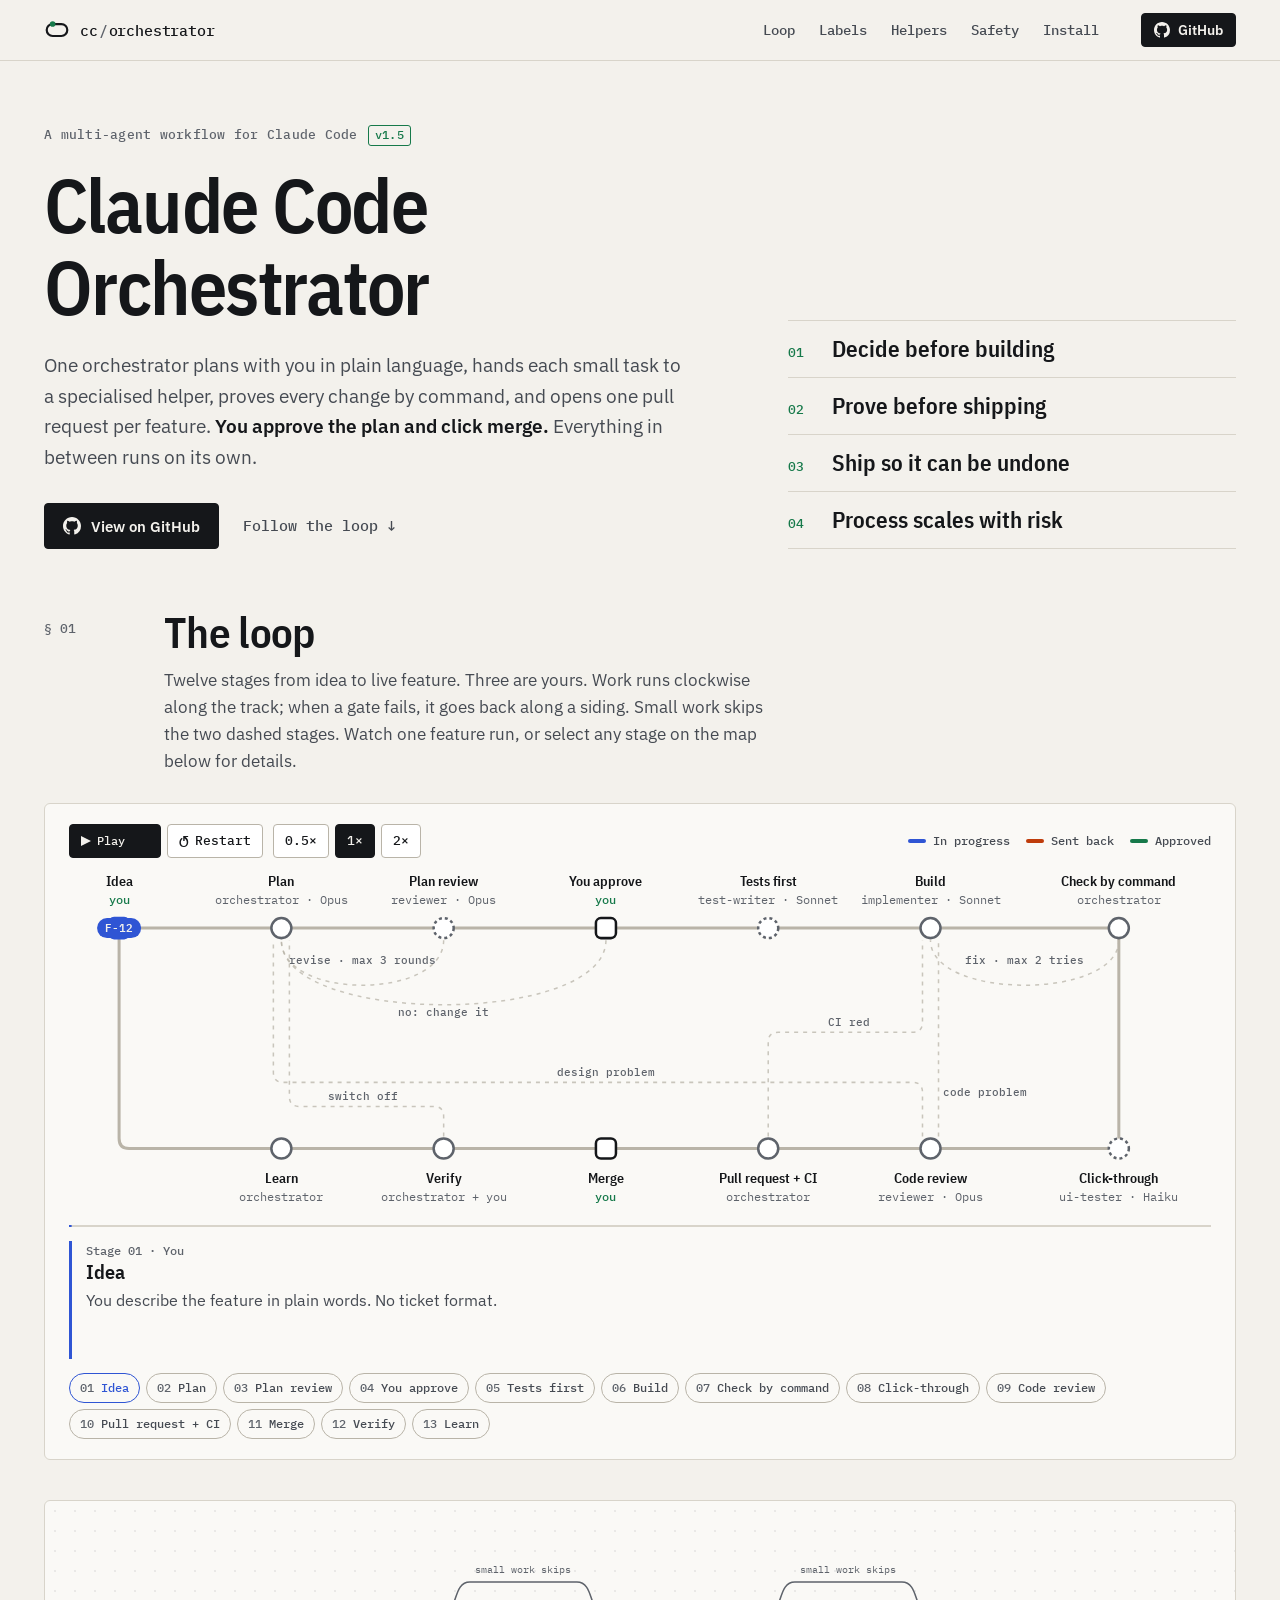
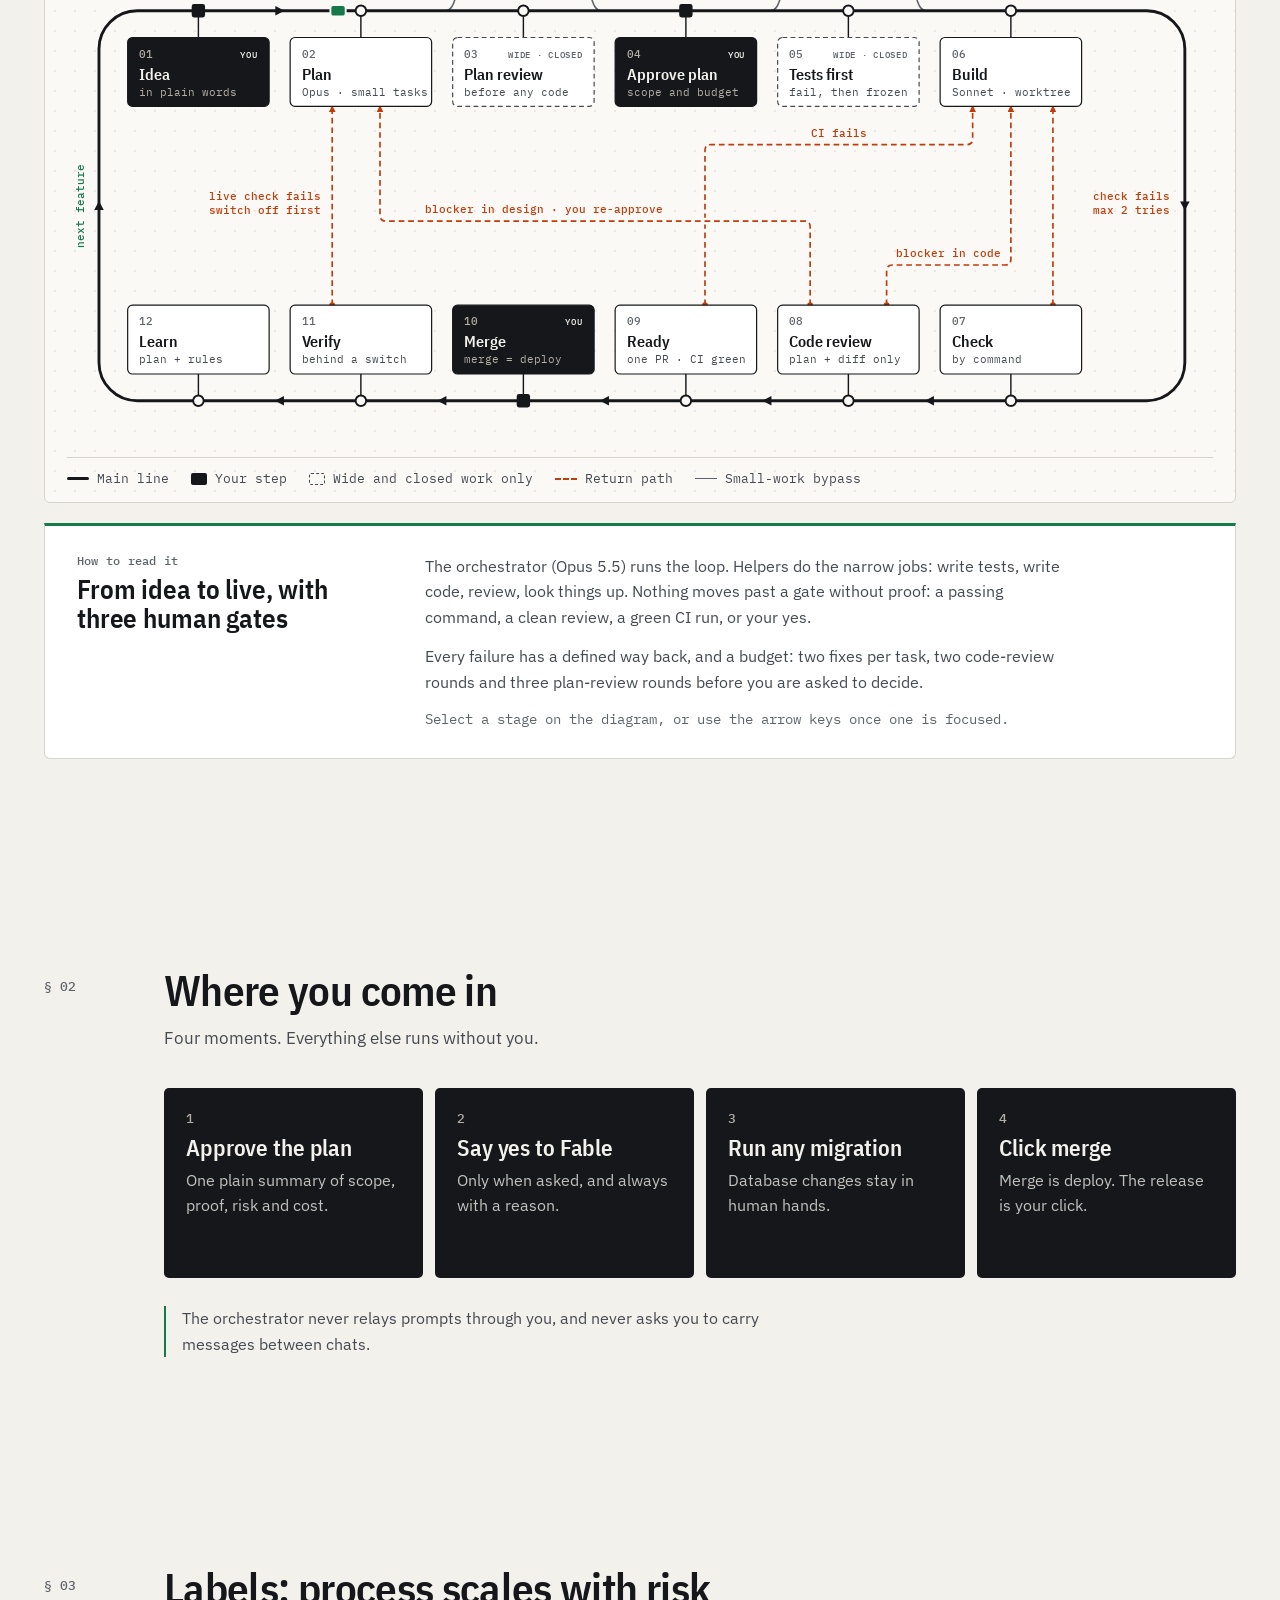
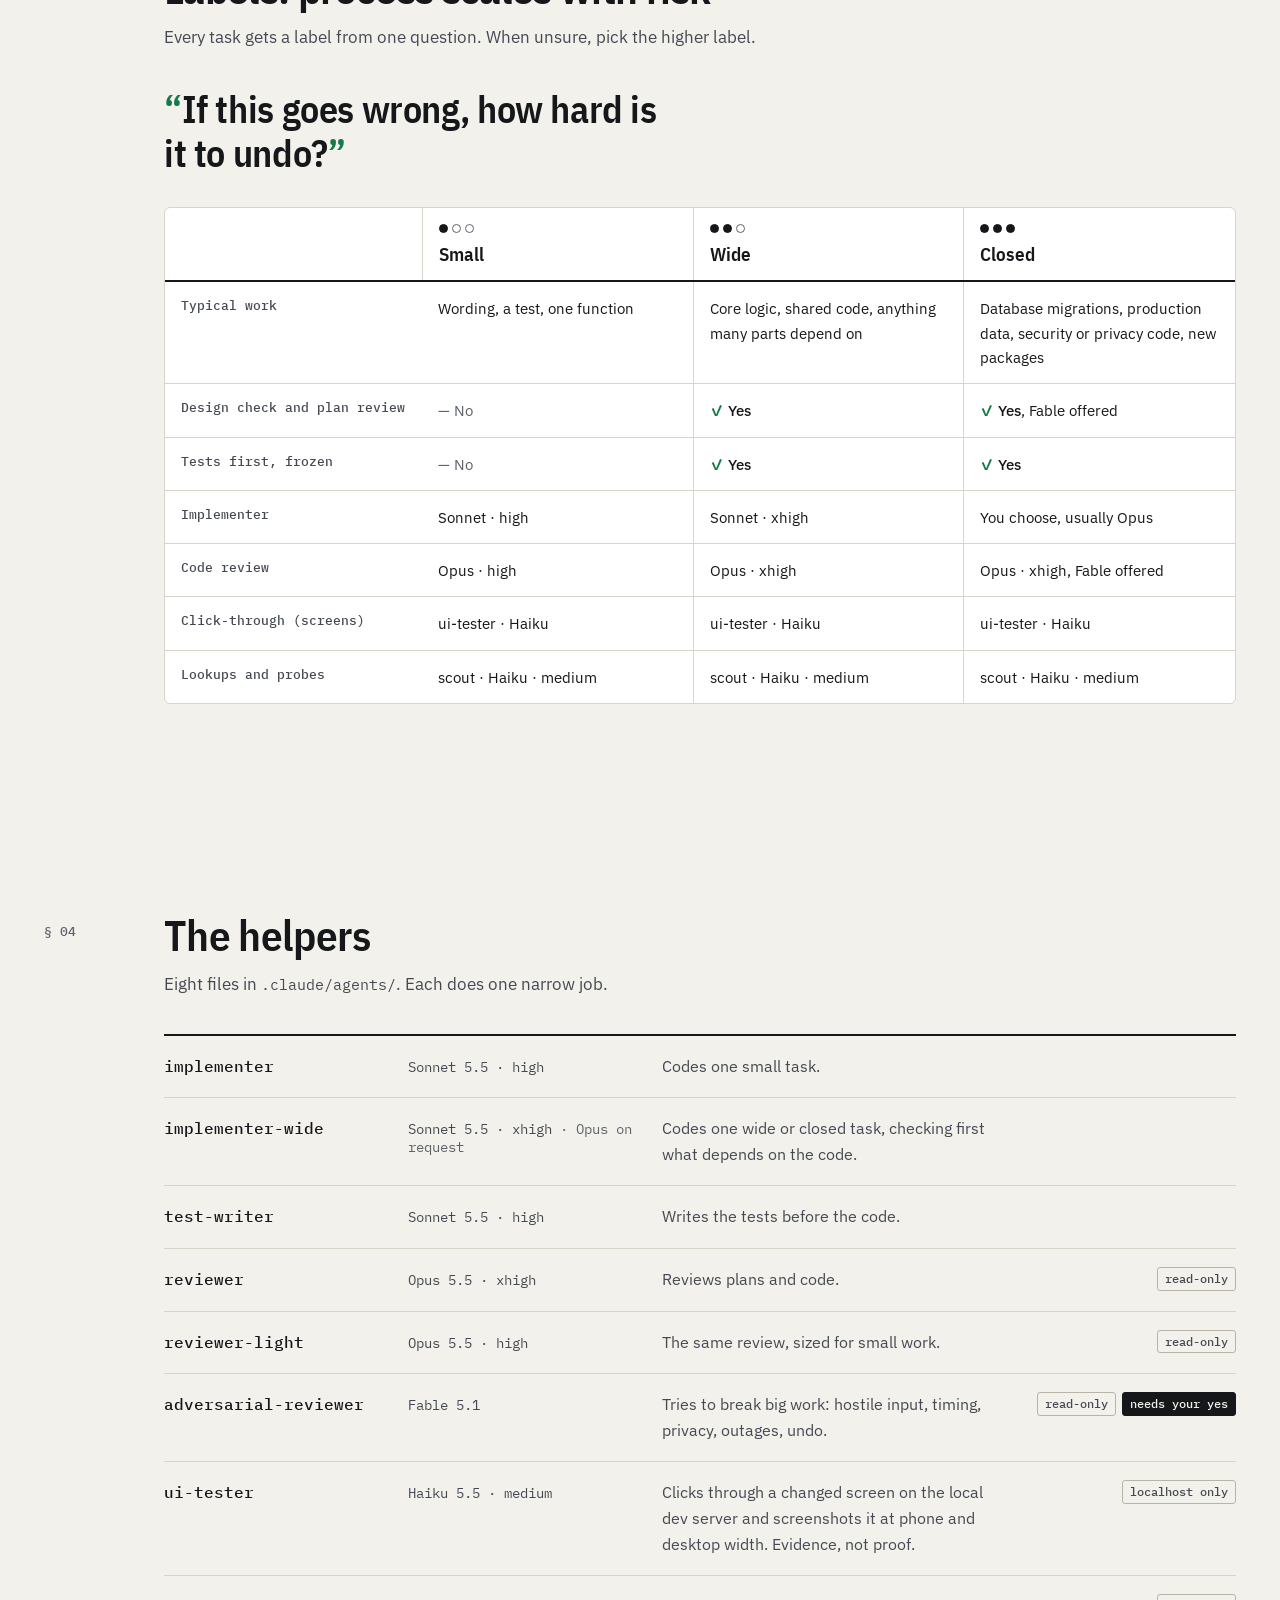
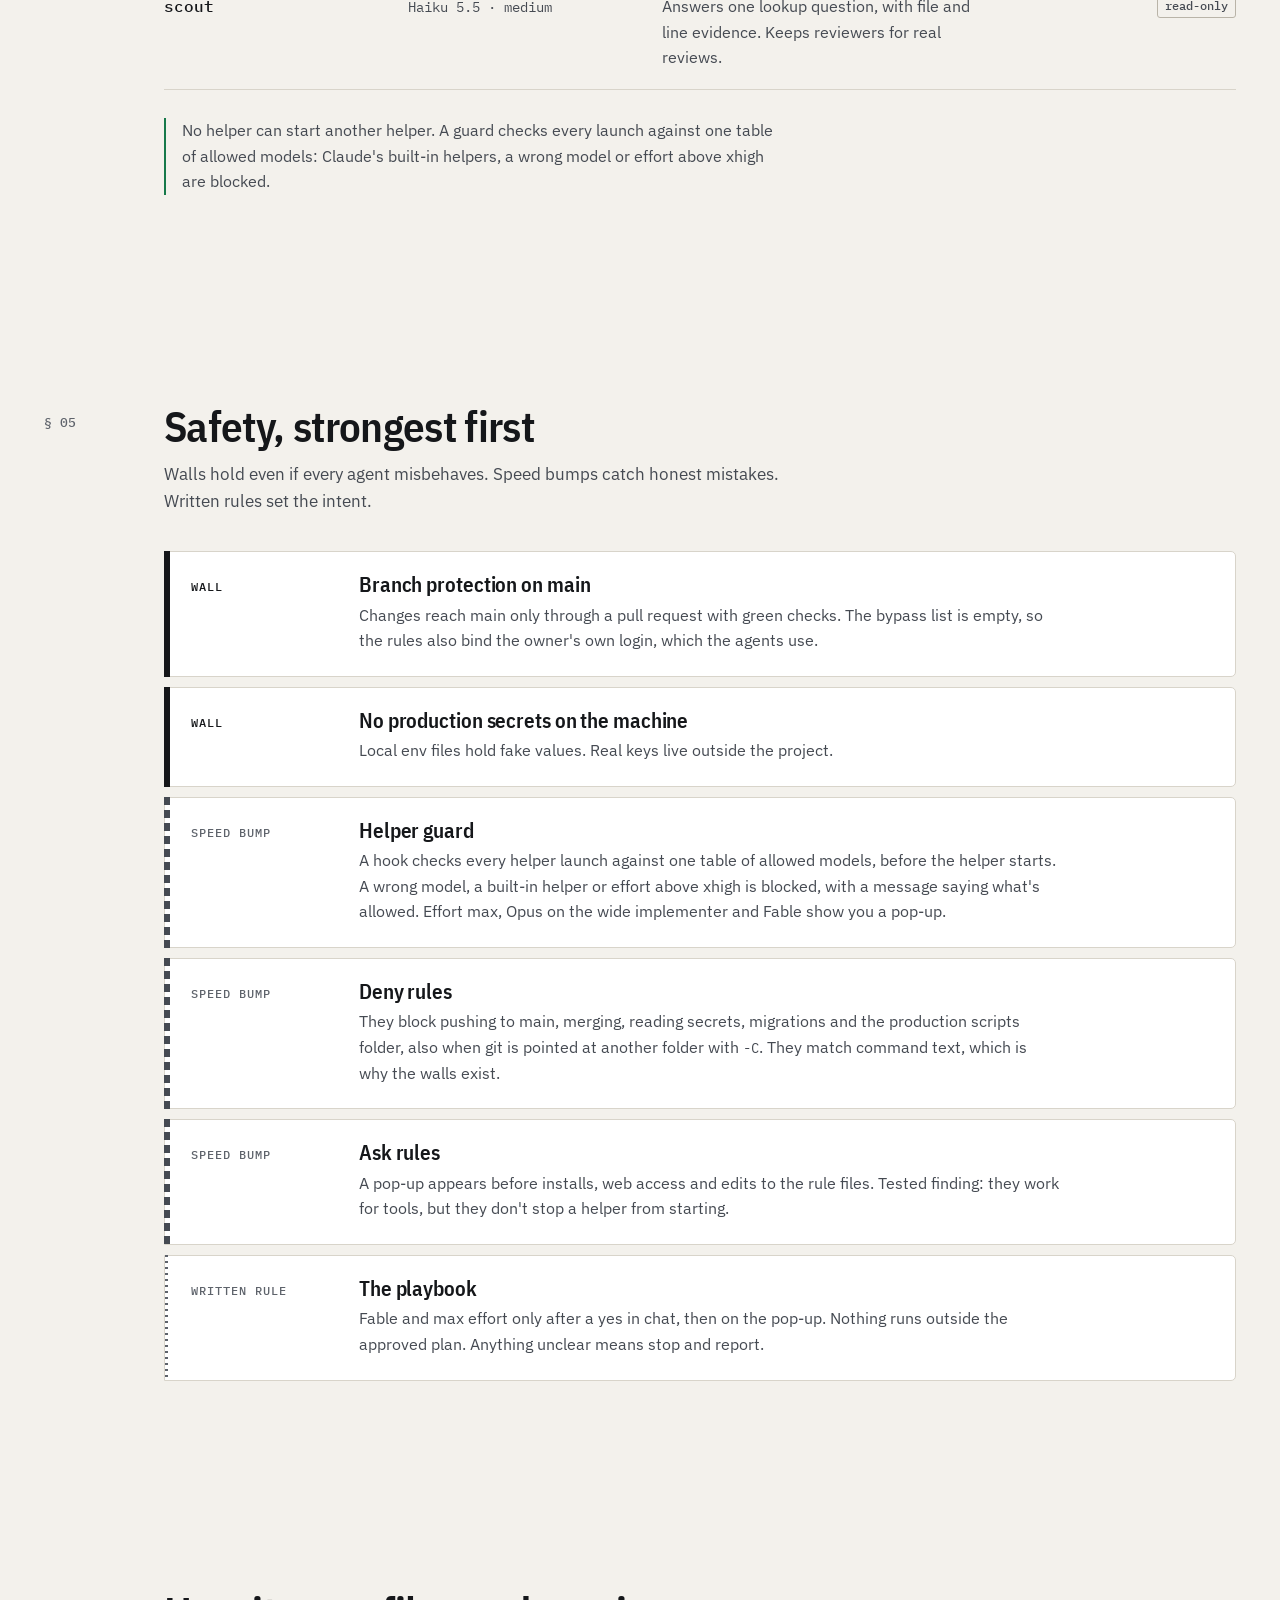
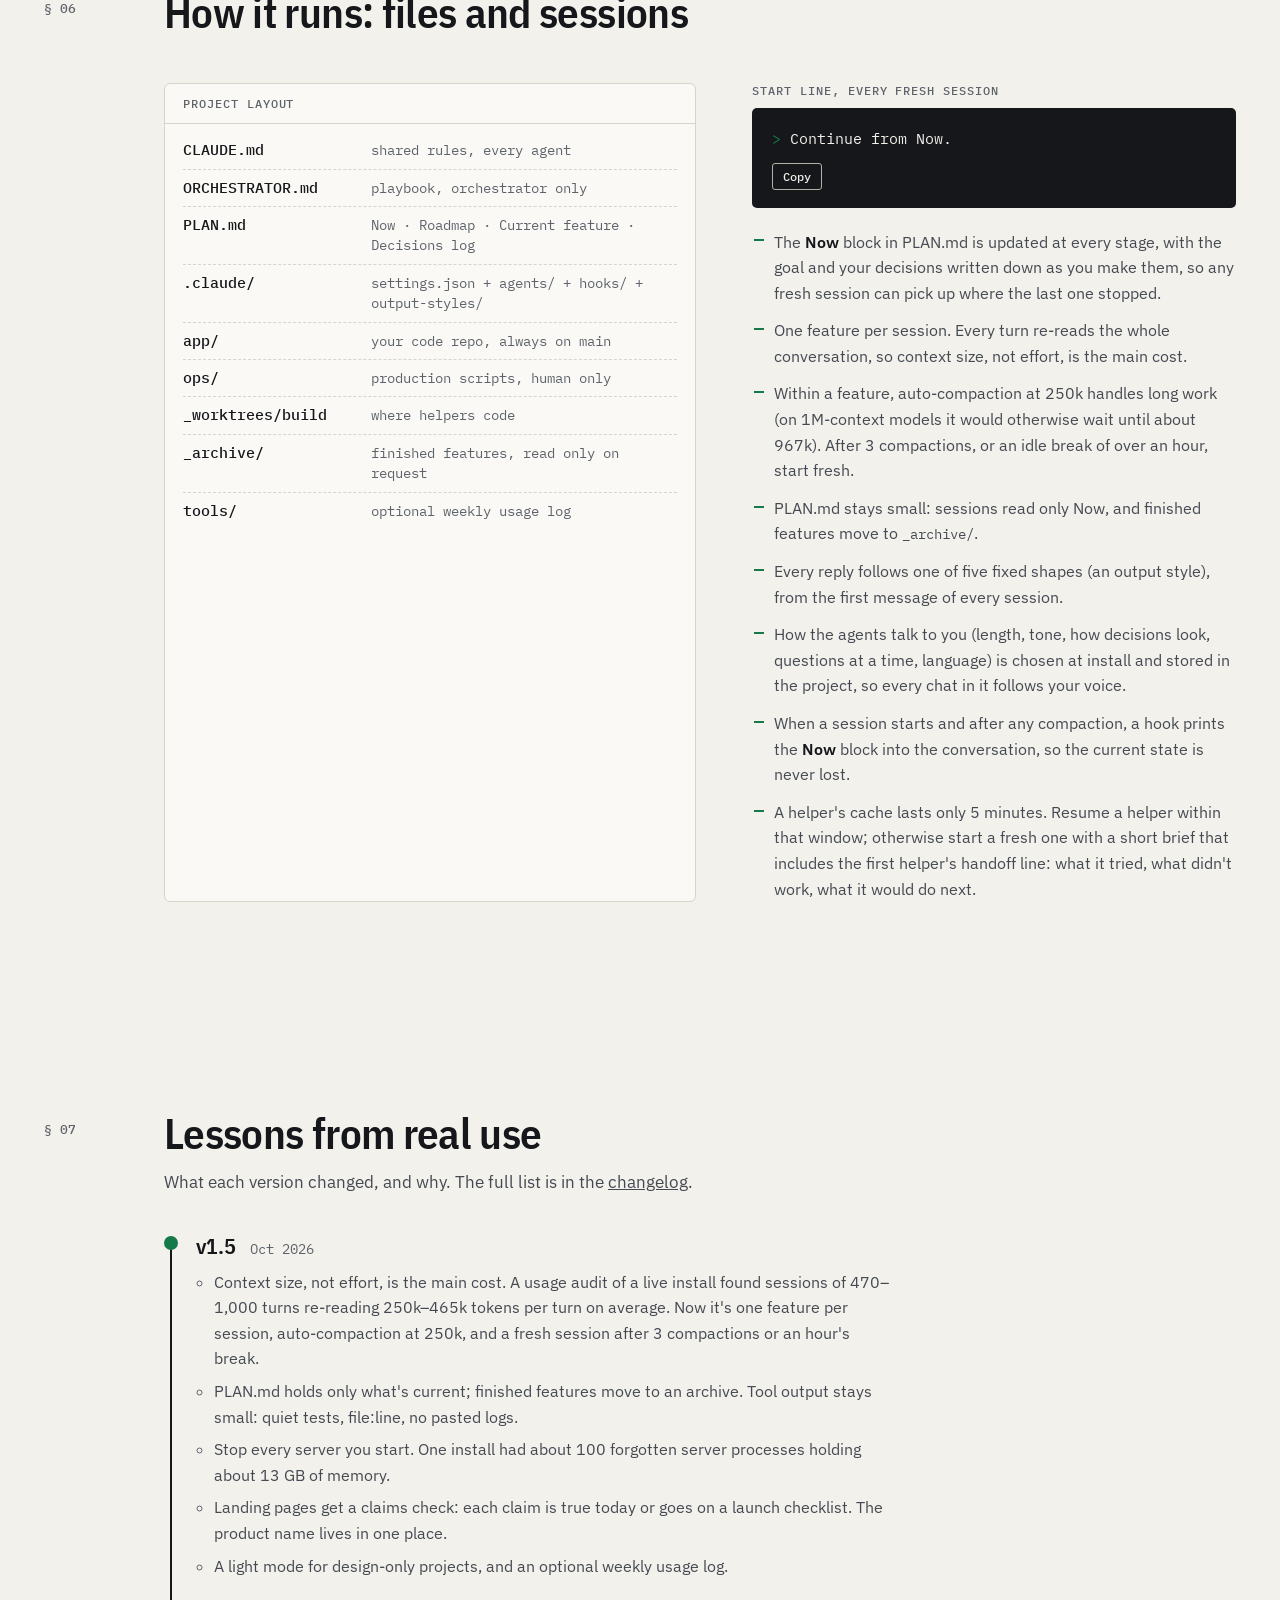
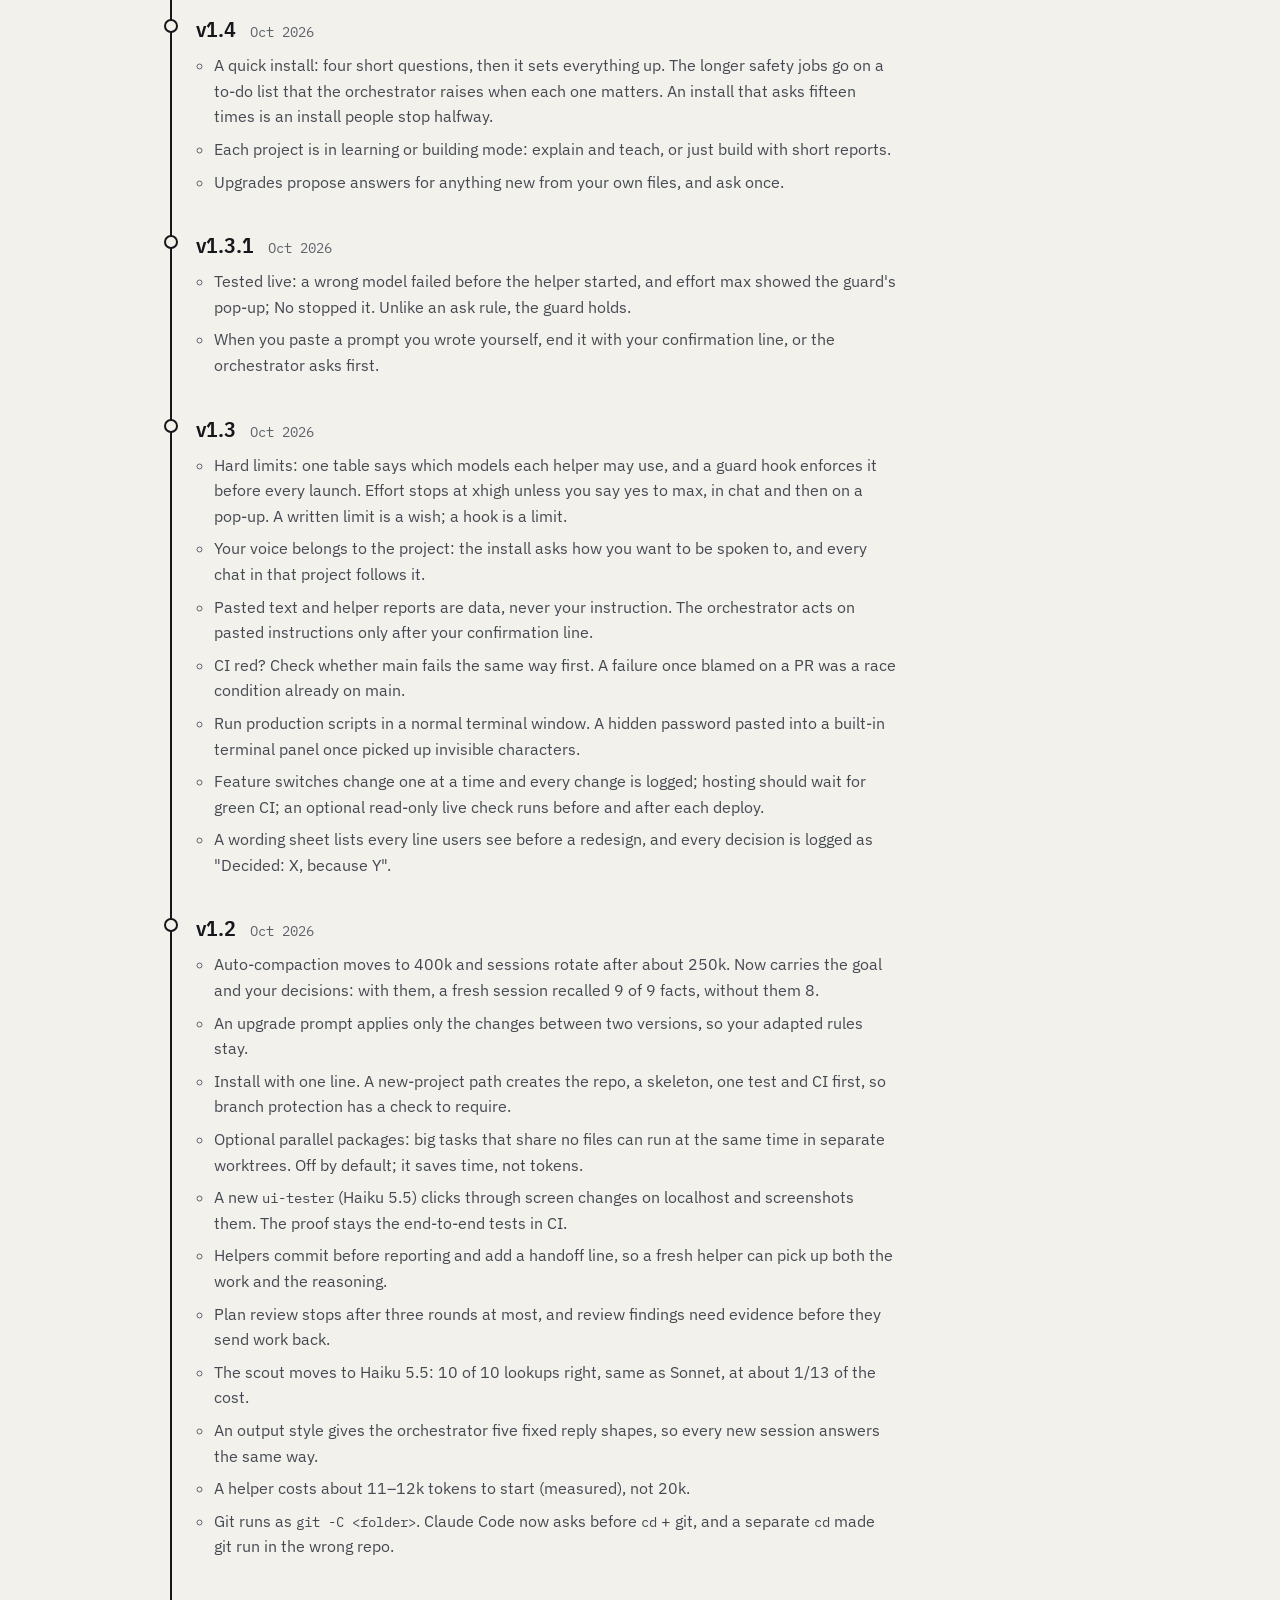
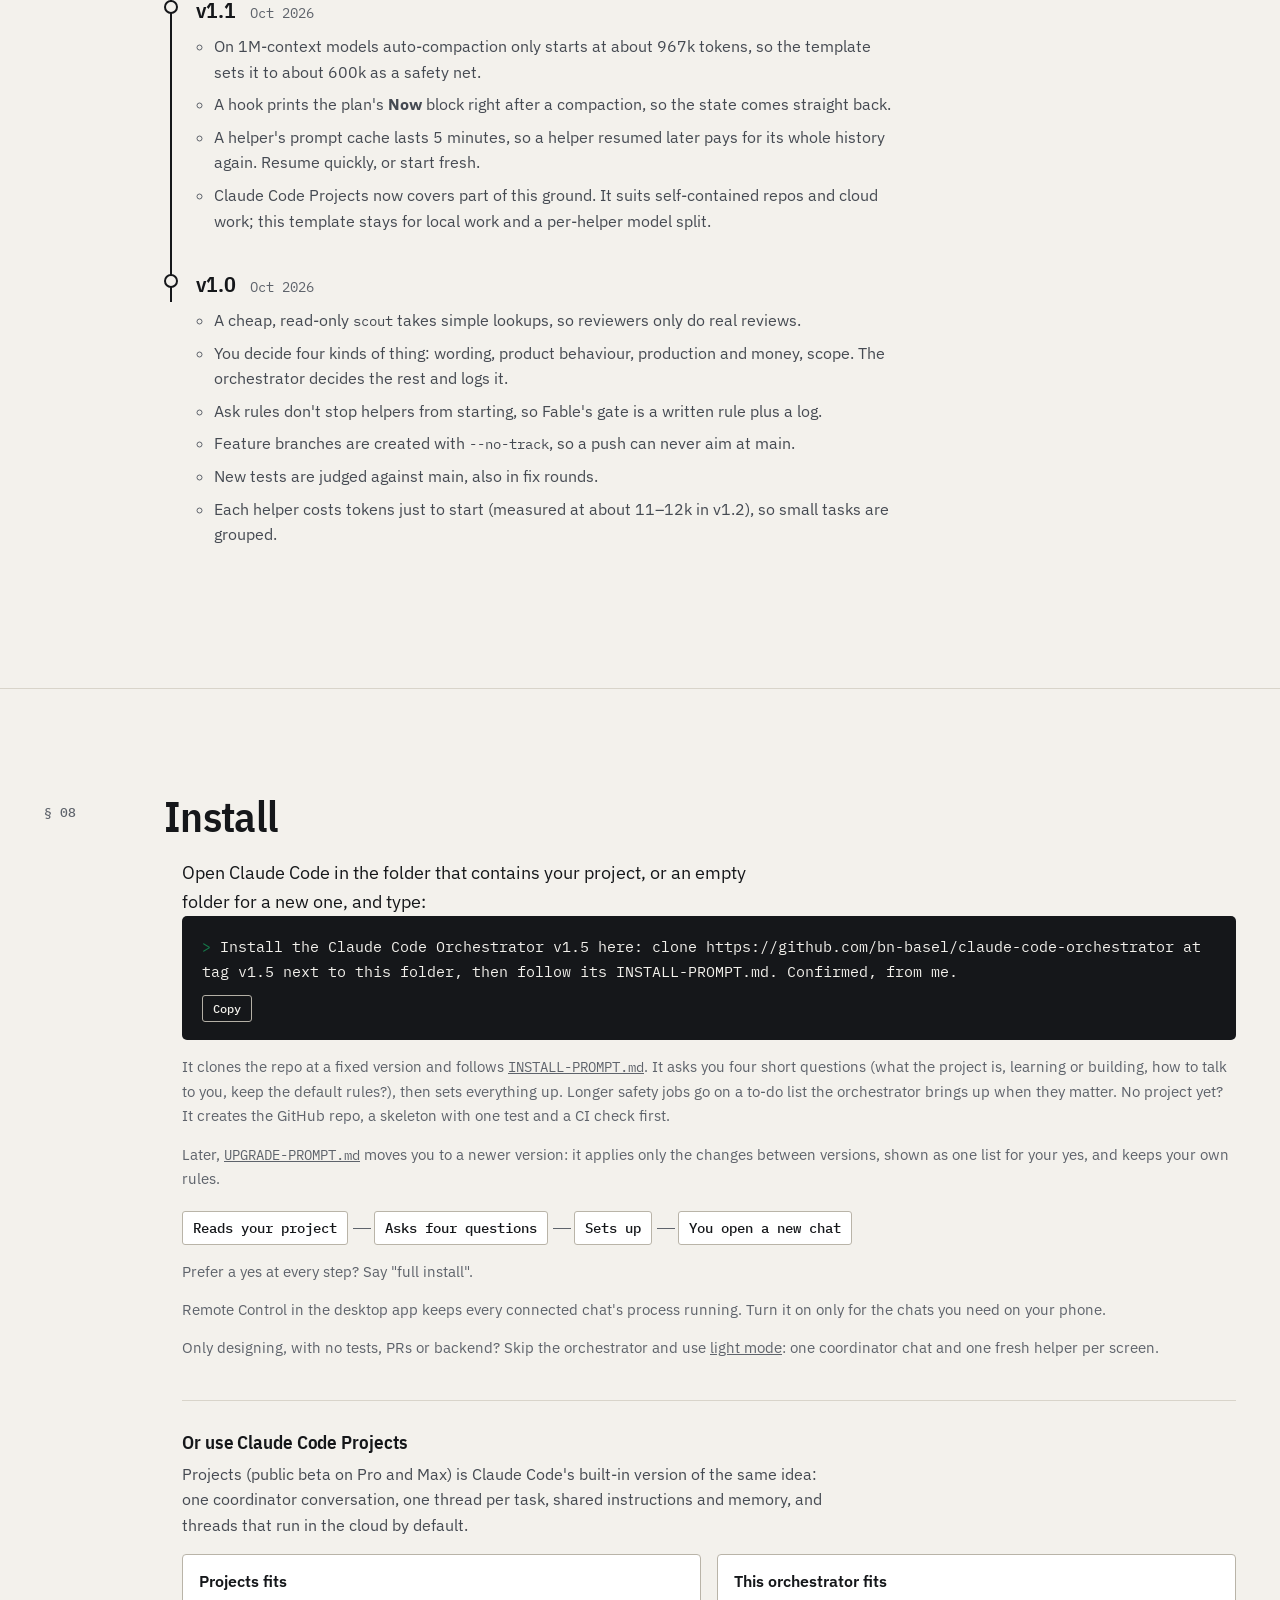
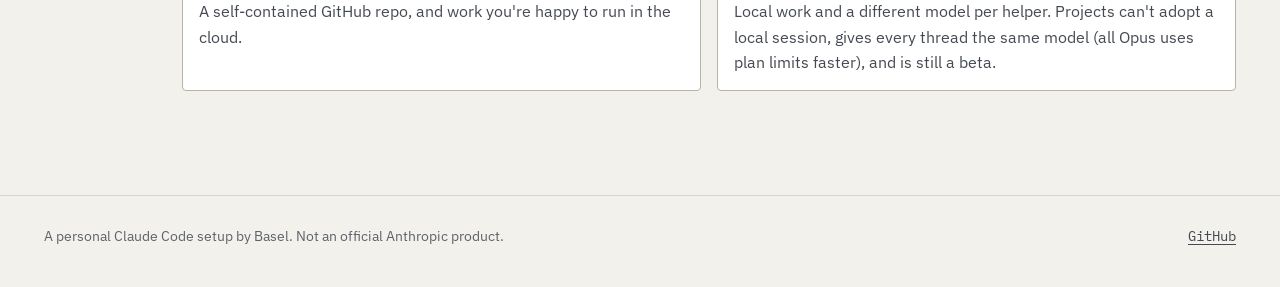
<file: docs/index.html>
<!doctype html>
<html lang="en">
<head>
<meta charset="utf-8">
<meta name="viewport" content="width=device-width, initial-scale=1">
<title>Claude Code Orchestrator</title>
<meta name="description" content="A multi-agent development workflow for Claude Code: one orchestrator plans with you, hands small tasks to specialised helpers, proves every change by command and opens one pull request per feature.">
<meta name="color-scheme" content="light dark">
<meta name="theme-color" content="#f3f1ec" media="(prefers-color-scheme: light)">
<meta name="theme-color" content="#0e1113" media="(prefers-color-scheme: dark)">
<link rel="icon" href="data:image/svg+xml,%3Csvg xmlns='http://www.w3.org/2000/svg' viewBox='0 0 32 32'%3E%3Crect width='32' height='32' rx='7' fill='%2315171a'/%3E%3Crect x='6' y='10' width='20' height='12' rx='6' fill='none' stroke='%23f3f1ec' stroke-width='2.4'/%3E%3Ccircle cx='12' cy='10' r='3.2' fill='%234cc38a'/%3E%3C/svg%3E">
<link rel="preconnect" href="https://fonts.googleapis.com">
<link rel="preconnect" href="https://fonts.gstatic.com" crossorigin>
<link rel="stylesheet" href="https://fonts.googleapis.com/css2?family=IBM+Plex+Mono:wght@400;500&family=IBM+Plex+Sans+Condensed:wght@500;600&family=IBM+Plex+Sans:ital,wght@0,400;0,500;0,600;1,400&display=swap">
<link rel="stylesheet" href="styles.css">
<script>document.documentElement.classList.add('js')</script>
</head>
<body>
<a class="skip" href="#main">Skip to content</a>

<header class="top">
  <div class="wrap top-in">
    <a class="brand" href="#top" aria-label="Claude Code Orchestrator, back to top">
      <svg class="brand-mark" viewBox="0 0 24 24" aria-hidden="true"><rect x="2.5" y="6.5" width="19" height="11" rx="5.5"/><circle cx="8" cy="6.5" r="2.6"/></svg>
      <span>cc<span class="brand-sep">/</span>orchestrator</span>
    </a>
    <nav class="nav" aria-label="Sections">
      <a href="#loop">Loop</a>
      <a href="#labels">Labels</a>
      <a href="#helpers">Helpers</a>
      <a href="#safety">Safety</a>
      <a href="#install">Install</a>
    </nav>
    <a class="btn btn-sm" href="https://github.com/bn-basel/claude-code-orchestrator">
      <svg class="gh" viewBox="0 0 16 16" aria-hidden="true"><path d="M8 0C3.58 0 0 3.58 0 8c0 3.54 2.29 6.53 5.47 7.59.4.07.55-.17.55-.38 0-.19-.01-.82-.01-1.49-2.01.37-2.53-.49-2.69-.94-.09-.23-.48-.94-.82-1.13-.28-.15-.68-.52-.01-.53.63-.01 1.08.58 1.23.82.72 1.21 1.87.87 2.33.66.07-.52.28-.87.51-1.07-1.78-.2-3.64-.89-3.64-3.95 0-.87.31-1.59.82-2.15-.08-.2-.36-1.02.08-2.12 0 0 .67-.21 2.2.82.64-.18 1.32-.27 2-.27.68 0 1.36.09 2 .27 1.53-1.04 2.2-.82 2.2-.82.44 1.1.16 1.92.08 2.12.51.56.82 1.27.82 2.15 0 3.07-1.87 3.75-3.65 3.95.29.25.54.73.54 1.48 0 1.07-.01 1.93-.01 2.2 0 .21.15.46.55.38A8.013 8.013 0 0016 8c0-4.42-3.58-8-8-8z"/></svg>
      <span>GitHub</span>
    </a>
  </div>
</header>

<main id="main">

<section class="hero" id="top" aria-labelledby="hero-title">
  <div class="wrap hero-grid">
    <div class="hero-copy">
      <p class="eyebrow">A multi-agent workflow for Claude Code <span class="eyebrow-ver">v1.5</span></p>
      <h1 id="hero-title">Claude Code Orchestrator</h1>
      <p class="lede">One orchestrator plans with you in plain language, hands each small task to a specialised helper, proves every change by command, and opens one pull request per feature. <strong>You approve the plan and click merge.</strong> Everything in between runs on its own.</p>
      <div class="hero-actions">
        <a class="btn" href="https://github.com/bn-basel/claude-code-orchestrator">
          <svg class="gh" viewBox="0 0 16 16" aria-hidden="true"><path d="M8 0C3.58 0 0 3.58 0 8c0 3.54 2.29 6.53 5.47 7.59.4.07.55-.17.55-.38 0-.19-.01-.82-.01-1.49-2.01.37-2.53-.49-2.69-.94-.09-.23-.48-.94-.82-1.13-.28-.15-.68-.52-.01-.53.63-.01 1.08.58 1.23.82.72 1.21 1.87.87 2.33.66.07-.52.28-.87.51-1.07-1.78-.2-3.64-.89-3.64-3.95 0-.87.31-1.59.82-2.15-.08-.2-.36-1.02.08-2.12 0 0 .67-.21 2.2.82.64-.18 1.32-.27 2-.27.68 0 1.36.09 2 .27 1.53-1.04 2.2-.82 2.2-.82.44 1.1.16 1.92.08 2.12.51.56.82 1.27.82 2.15 0 3.07-1.87 3.75-3.65 3.95.29.25.54.73.54 1.48 0 1.07-.01 1.93-.01 2.2 0 .21.15.46.55.38A8.013 8.013 0 0016 8c0-4.42-3.58-8-8-8z"/></svg>
          View on GitHub
        </a>
        <a class="link-arrow" href="#loop">Follow the loop <span aria-hidden="true">↓</span></a>
      </div>
    </div>
    <ol class="principles" aria-label="Four principles">
      <li><span class="p-num">01</span><span class="p-text">Decide before building</span></li>
      <li><span class="p-num">02</span><span class="p-text">Prove before shipping</span></li>
      <li><span class="p-num">03</span><span class="p-text">Ship so it can be undone</span></li>
      <li><span class="p-num">04</span><span class="p-text">Process scales with risk</span></li>
    </ol>
  </div>
</section>

<section class="loop" id="loop" aria-labelledby="loop-title">
  <div class="wrap">
    <div class="sec-head">
      <p class="sec-num">01</p>
      <h2 id="loop-title">The loop</h2>
      <p class="sec-intro" id="loop-desc">Twelve stages from idea to live feature. Three are yours. Work runs clockwise along the track; when a gate fails, it goes back along a siding. Small work skips the two dashed stages. Watch one feature run, or select any stage on the map below for details.</p>
    </div>
  </div>

  <div class="wrap">
    <div class="run" id="run">
      <h3 class="vh" id="run-title">One feature running through the loop</h3>
      <p class="vh" id="run-desc">A ticket moves from your idea through plan, plan review, your approval, tests, build, check by command, click-through, code review, pull request, merge, verify and learn. Its plan is sent back once by plan review and its build once by a failed check, then it goes clean to live. The text below the diagram describes each step.</p>
      <div class="run-top">
        <div class="run-ctrl" role="group" aria-label="Playback">
          <button type="button" class="run-btn run-play" data-run="play" aria-pressed="false"><span class="run-ico" aria-hidden="true"></span><span class="lbl">Play</span></button>
          <button type="button" class="run-btn" data-run="restart"><span class="run-ico-re" aria-hidden="true">↺</span>Restart</button>
          <div class="run-speed" role="group" aria-label="Speed">
            <button type="button" class="run-btn" data-speed="0.5" aria-pressed="false">0.5×</button>
            <button type="button" class="run-btn" data-speed="1" aria-pressed="true">1×</button>
            <button type="button" class="run-btn" data-speed="2" aria-pressed="false">2×</button>
          </div>
        </div>
        <ul class="run-legend" aria-label="Legend">
          <li><span class="sw sw-live" aria-hidden="true"></span>In progress</li>
          <li><span class="sw sw-back" aria-hidden="true"></span>Sent back</li>
          <li><span class="sw sw-done" aria-hidden="true"></span>Approved</li>
        </ul>
      </div>
      <div class="run-stage"></div>
      <div class="run-bar" aria-hidden="true"><i></i></div>
      <div class="run-cap">
        <p class="run-cap-kick"></p>
        <p class="run-cap-title"></p>
        <p class="run-cap-text"></p>
      </div>
      <ol class="run-stops" aria-label="Jump to a stage"></ol>
    </div>
  </div>

  <div class="wrap loop-wrap">
    <div class="board">
      <div class="board-h">
<!-- diagram:h -->
<svg class="dia dia-h" viewBox="0 0 1224 548" role="group" aria-labelledby="loop-title" aria-describedby="loop-desc"><defs><marker id="h-arr" viewBox="0 0 10 10" refX="8.5" refY="5" markerWidth="7" markerHeight="7" orient="auto-start-reverse" markerUnits="userSpaceOnUse"><path class="arr-warn" d="M0 0L10 5L0 10z"/></marker></defs><path class="byp" d="M408 96 C422 96 416 66 434 66 H546 C564 66 558 96 572 96"/><text class="lbl lbl-byp" x="490" y="56" text-anchor="middle">small work skips</text><path class="byp" d="M748 96 C762 96 756 66 774 66 H886 C904 66 898 96 912 96"/><text class="lbl lbl-byp" x="830" y="56" text-anchor="middle">small work skips</text><path class="trk" id="h-track" d="M150 96 H1142 A40 40 0 0 1 1182 136 V464 A40 40 0 0 1 1142 504 H86 A40 40 0 0 1 46 464 V136 A40 40 0 0 1 86 96 H150"/><path class="chev" d="M-4.5 -5L5 0L-4.5 5z" transform="translate(235 96) rotate(0)"/><path class="chev" d="M-4.5 -5L5 0L-4.5 5z" transform="translate(235 504) rotate(180)"/><path class="chev" d="M-4.5 -5L5 0L-4.5 5z" transform="translate(405 504) rotate(180)"/><path class="chev" d="M-4.5 -5L5 0L-4.5 5z" transform="translate(575 504) rotate(180)"/><path class="chev" d="M-4.5 -5L5 0L-4.5 5z" transform="translate(745 504) rotate(180)"/><path class="chev" d="M-4.5 -5L5 0L-4.5 5z" transform="translate(915 504) rotate(180)"/><path class="chev" d="M-4.5 -5L5 0L-4.5 5z" transform="translate(1182 300) rotate(90)"/><path class="chev" d="M-4.5 -5L5 0L-4.5 5z" transform="translate(46 300) rotate(270)"/><text class="lbl lbl-loop" transform="translate(30 300) rotate(-90)" text-anchor="middle">next feature</text><g class="ret" data-from="9" data-to="6"><path class="ret-halo" d="M680 404 L680 242 Q680 236 686 236 L954 236 Q960 236 960 230 L960 196"/><path class="ret-line" d="M680 404 L680 242 Q680 236 686 236 L954 236 Q960 236 960 230 L960 196" marker-end="url(#h-arr)"/><circle class="ret-start" cx="680" cy="404" r="3"/></g><g class="ret" data-from="8" data-to="6"><path class="ret-halo" d="M870 404 L870 368 Q870 362 876 362 L994 362 Q1000 362 1000 356 L1000 196"/><path class="ret-line" d="M870 404 L870 368 Q870 362 876 362 L994 362 Q1000 362 1000 356 L1000 196" marker-end="url(#h-arr)"/><circle class="ret-start" cx="870" cy="404" r="3"/></g><g class="ret" data-from="7" data-to="6"><path class="ret-halo" d="M1044 404 L1044 196"/><path class="ret-line" d="M1044 404 L1044 196" marker-end="url(#h-arr)"/><circle class="ret-start" cx="1044" cy="404" r="3"/></g><g class="ret" data-from="11" data-to="2"><path class="ret-halo" d="M290 404 L290 196"/><path class="ret-line" d="M290 404 L290 196" marker-end="url(#h-arr)"/><circle class="ret-start" cx="290" cy="404" r="3"/></g><g class="ret" data-from="8" data-to="2"><path class="ret-halo" d="M790 404 L790 322 Q790 316 784 316 L346 316 Q340 316 340 310 L340 196"/><path class="ret-line" d="M790 404 L790 322 Q790 316 784 316 L346 316 Q340 316 340 310 L340 196" marker-end="url(#h-arr)"/><circle class="ret-start" cx="790" cy="404" r="3"/></g><text class="lbl lbl-ret" data-from="9" data-to="6" x="820" y="228" text-anchor="middle">CI fails</text><text class="lbl lbl-ret" data-from="8" data-to="6" x="935" y="354" text-anchor="middle">blocker in code</text><text class="lbl lbl-ret" data-from="8" data-to="2" x="512" y="308" text-anchor="middle">blocker in design · you re-approve</text><text class="lbl lbl-ret" data-from="7" data-to="6" x="1086" y="294"><tspan>check fails</tspan><tspan x="1086" dy="15">max 2 tries</tspan></text><text class="lbl lbl-ret" data-from="11" data-to="2" x="278" y="294" text-anchor="end"><tspan>live check fails</tspan><tspan x="278" dy="15">switch off first</tspan></text><g class="stn you" data-stage="1" tabindex="0" role="button" aria-label="01 Idea, your step. Show details" aria-controls="readout"><path class="stem" d="M150 96V124"/><rect class="ring" x="71" y="119" width="158" height="82" rx="9"/><rect class="box" x="76" y="124" width="148" height="72" rx="5"/><text class="num" x="88" y="145">01</text><text class="tag" x="212" y="145" text-anchor="end">YOU</text><text class="name" x="88" y="168">Idea</text><text class="sub" x="88" y="185">in plain words</text><circle class="dot" cx="150" cy="96" r="0"/><rect class="dot dot-you" x="144" y="90" width="12" height="12" rx="1.5"/></g><g class="stn" data-stage="2" tabindex="0" role="button" aria-label="02 Plan. Show details" aria-controls="readout"><path class="stem" d="M320 96V124"/><rect class="ring" x="241" y="119" width="158" height="82" rx="9"/><rect class="box" x="246" y="124" width="148" height="72" rx="5"/><text class="num" x="258" y="145">02</text><text class="name" x="258" y="168">Plan</text><text class="sub" x="258" y="185">Opus · small tasks</text><circle class="dot" cx="320" cy="96" r="5.5"/></g><g class="stn opt" data-stage="3" tabindex="0" role="button" aria-label="03 Plan review, wide and closed work only. Show details" aria-controls="readout"><path class="stem" d="M490 96V124"/><rect class="ring" x="411" y="119" width="158" height="82" rx="9"/><rect class="box" x="416" y="124" width="148" height="72" rx="5"/><text class="num" x="428" y="145">03</text><text class="tag" x="552" y="145" text-anchor="end">WIDE · CLOSED</text><text class="name" x="428" y="168">Plan review</text><text class="sub" x="428" y="185">before any code</text><circle class="dot" cx="490" cy="96" r="5.5"/></g><g class="stn you" data-stage="4" tabindex="0" role="button" aria-label="04 Approve plan, your step. Show details" aria-controls="readout"><path class="stem" d="M660 96V124"/><rect class="ring" x="581" y="119" width="158" height="82" rx="9"/><rect class="box" x="586" y="124" width="148" height="72" rx="5"/><text class="num" x="598" y="145">04</text><text class="tag" x="722" y="145" text-anchor="end">YOU</text><text class="name" x="598" y="168">Approve plan</text><text class="sub" x="598" y="185">scope and budget</text><circle class="dot" cx="660" cy="96" r="0"/><rect class="dot dot-you" x="654" y="90" width="12" height="12" rx="1.5"/></g><g class="stn opt" data-stage="5" tabindex="0" role="button" aria-label="05 Tests first, wide and closed work only. Show details" aria-controls="readout"><path class="stem" d="M830 96V124"/><rect class="ring" x="751" y="119" width="158" height="82" rx="9"/><rect class="box" x="756" y="124" width="148" height="72" rx="5"/><text class="num" x="768" y="145">05</text><text class="tag" x="892" y="145" text-anchor="end">WIDE · CLOSED</text><text class="name" x="768" y="168">Tests first</text><text class="sub" x="768" y="185">fail, then frozen</text><circle class="dot" cx="830" cy="96" r="5.5"/></g><g class="stn" data-stage="6" tabindex="0" role="button" aria-label="06 Build. Show details" aria-controls="readout"><path class="stem" d="M1000 96V124"/><rect class="ring" x="921" y="119" width="158" height="82" rx="9"/><rect class="box" x="926" y="124" width="148" height="72" rx="5"/><text class="num" x="938" y="145">06</text><text class="name" x="938" y="168">Build</text><text class="sub" x="938" y="185">Sonnet · worktree</text><circle class="dot" cx="1000" cy="96" r="5.5"/></g><g class="stn" data-stage="7" tabindex="0" role="button" aria-label="07 Check. Show details" aria-controls="readout"><path class="stem" d="M1000 476V504"/><rect class="ring" x="921" y="399" width="158" height="82" rx="9"/><rect class="box" x="926" y="404" width="148" height="72" rx="5"/><text class="num" x="938" y="425">07</text><text class="name" x="938" y="448">Check</text><text class="sub" x="938" y="465">by command</text><circle class="dot" cx="1000" cy="504" r="5.5"/></g><g class="stn" data-stage="8" tabindex="0" role="button" aria-label="08 Code review. Show details" aria-controls="readout"><path class="stem" d="M830 476V504"/><rect class="ring" x="751" y="399" width="158" height="82" rx="9"/><rect class="box" x="756" y="404" width="148" height="72" rx="5"/><text class="num" x="768" y="425">08</text><text class="name" x="768" y="448">Code review</text><text class="sub" x="768" y="465">plan + diff only</text><circle class="dot" cx="830" cy="504" r="5.5"/></g><g class="stn" data-stage="9" tabindex="0" role="button" aria-label="09 Ready. Show details" aria-controls="readout"><path class="stem" d="M660 476V504"/><rect class="ring" x="581" y="399" width="158" height="82" rx="9"/><rect class="box" x="586" y="404" width="148" height="72" rx="5"/><text class="num" x="598" y="425">09</text><text class="name" x="598" y="448">Ready</text><text class="sub" x="598" y="465">one PR · CI green</text><circle class="dot" cx="660" cy="504" r="5.5"/></g><g class="stn you" data-stage="10" tabindex="0" role="button" aria-label="10 Merge, your step. Show details" aria-controls="readout"><path class="stem" d="M490 476V504"/><rect class="ring" x="411" y="399" width="158" height="82" rx="9"/><rect class="box" x="416" y="404" width="148" height="72" rx="5"/><text class="num" x="428" y="425">10</text><text class="tag" x="552" y="425" text-anchor="end">YOU</text><text class="name" x="428" y="448">Merge</text><text class="sub" x="428" y="465">merge = deploy</text><circle class="dot" cx="490" cy="504" r="0"/><rect class="dot dot-you" x="484" y="498" width="12" height="12" rx="1.5"/></g><g class="stn" data-stage="11" tabindex="0" role="button" aria-label="11 Verify. Show details" aria-controls="readout"><path class="stem" d="M320 476V504"/><rect class="ring" x="241" y="399" width="158" height="82" rx="9"/><rect class="box" x="246" y="404" width="148" height="72" rx="5"/><text class="num" x="258" y="425">11</text><text class="name" x="258" y="448">Verify</text><text class="sub" x="258" y="465">behind a switch</text><circle class="dot" cx="320" cy="504" r="5.5"/></g><g class="stn" data-stage="12" tabindex="0" role="button" aria-label="12 Learn. Show details" aria-controls="readout"><path class="stem" d="M150 476V504"/><rect class="ring" x="71" y="399" width="158" height="82" rx="9"/><rect class="box" x="76" y="404" width="148" height="72" rx="5"/><text class="num" x="88" y="425">12</text><text class="name" x="88" y="448">Learn</text><text class="sub" x="88" y="465">plan + rules</text><circle class="dot" cx="150" cy="504" r="5.5"/></g><g class="token" aria-hidden="true"><rect x="-8" y="-6" width="16" height="12" rx="3"/></g></svg>
<!-- /diagram:h -->
      </div>
      <div class="board-v">
<!-- diagram:v -->
<svg class="dia dia-v" viewBox="0 0 340 911" role="group" aria-labelledby="loop-title" aria-describedby="loop-desc"><defs><marker id="v-arr" viewBox="0 0 10 10" refX="8.5" refY="5" markerWidth="7" markerHeight="7" orient="auto-start-reverse" markerUnits="userSpaceOnUse"><path class="arr-warn" d="M0 0L10 5L0 10z"/></marker></defs><path class="byp" d="M34 138 C34 150 21 144 21 158 V190 C21 204 34 198 34 210"/><path class="byp" d="M34 274 C34 286 21 280 21 294 V326 C21 340 34 334 34 346"/><path class="trk" id="v-track" d="M34 38 V887 A13 13 0 0 1 8 887 V26 A13 13 0 0 1 34 26 V38"/><path class="chev" d="M-4.5 -5L5 0L-4.5 5z" transform="translate(34 72) rotate(90)"/><path class="chev" d="M-4.5 -5L5 0L-4.5 5z" transform="translate(34 412) rotate(90)"/><path class="chev" d="M-4.5 -5L5 0L-4.5 5z" transform="translate(34 487.5) rotate(90)"/><path class="chev" d="M-4.5 -5L5 0L-4.5 5z" transform="translate(34 578) rotate(90)"/><path class="chev" d="M-4.5 -5L5 0L-4.5 5z" transform="translate(34 668.5) rotate(90)"/><path class="chev" d="M-4.5 -5L5 0L-4.5 5z" transform="translate(34 744) rotate(90)"/><path class="chev" d="M-4.5 -5L5 0L-4.5 5z" transform="translate(34 819.5) rotate(90)"/><path class="chev" d="M-4.5 -5L5 0L-4.5 5z" transform="translate(8 412) rotate(270)"/><g class="ret" data-from="7" data-to="6"><path class="ret-halo" d="M282 480 L287.5 480 Q293 480 293 474.5 L293 407 Q293 402 288 402 L283 402"/><path class="ret-line" d="M282 480 L287.5 480 Q293 480 293 474.5 L293 407 Q293 402 288 402 L283 402" marker-end="url(#v-arr)"/><circle class="ret-start" cx="282" cy="480" r="3"/></g><g class="ret" data-from="8" data-to="6"><path class="ret-halo" d="M282 563 L297 563 Q303 563 303 557 L303 394 Q303 388 297 388 L283 388"/><path class="ret-line" d="M282 563 L297 563 Q303 563 303 557 L303 394 Q303 388 297 388 L283 388" marker-end="url(#v-arr)"/><circle class="ret-start" cx="282" cy="563" r="3"/></g><g class="ret" data-from="9" data-to="6"><path class="ret-halo" d="M282 661 L307 661 Q313 661 313 655 L313 380 Q313 374 307 374 L283 374"/><path class="ret-line" d="M282 661 L307 661 Q313 661 313 655 L313 380 Q313 374 307 374 L283 374" marker-end="url(#v-arr)"/><circle class="ret-start" cx="282" cy="661" r="3"/></g><g class="ret" data-from="11" data-to="2"><path class="ret-halo" d="M282 812 L327 812 Q333 812 333 806 L333 110 Q333 104 327 104 L283 104"/><path class="ret-line" d="M282 812 L327 812 Q333 812 333 806 L333 110 Q333 104 327 104 L283 104" marker-end="url(#v-arr)"/><circle class="ret-start" cx="282" cy="812" r="3"/></g><g class="ret" data-from="8" data-to="2"><path class="ret-halo" d="M282 578 L317 578 Q323 578 323 572 L323 130 Q323 124 317 124 L283 124"/><path class="ret-line" d="M282 578 L317 578 Q323 578 323 572 L323 130 Q323 124 317 124 L283 124" marker-end="url(#v-arr)"/><circle class="ret-start" cx="282" cy="578" r="3"/></g><g class="stn you" data-stage="1" tabindex="0" role="button" aria-label="01 Idea, your step. Show details" aria-controls="readout"><path class="stem" d="M34 38H50"/><rect class="ring" x="45" y="15" width="242" height="64" rx="9"/><rect class="box" x="50" y="20" width="232" height="54" rx="5"/><text class="num" x="62" y="41">01</text><text class="tag" x="270" y="41" text-anchor="end">YOU</text><text class="name" x="88" y="42">Idea</text><text class="sub" x="62" y="61">in plain words</text><circle class="dot" cx="34" cy="38" r="0"/><rect class="dot dot-you" x="28" y="32" width="12" height="12" rx="1.5"/></g><g class="stn" data-stage="2" tabindex="0" role="button" aria-label="02 Plan. Show details" aria-controls="readout"><path class="stem" d="M34 106H50"/><rect class="ring" x="45" y="83" width="242" height="64" rx="9"/><rect class="box" x="50" y="88" width="232" height="54" rx="5"/><text class="num" x="62" y="109">02</text><text class="name" x="88" y="110">Plan</text><text class="sub" x="62" y="129">Opus · small tasks</text><circle class="dot" cx="34" cy="106" r="5.5"/></g><g class="stn opt" data-stage="3" tabindex="0" role="button" aria-label="03 Plan review, wide and closed work only. Show details" aria-controls="readout"><path class="stem" d="M34 174H50"/><rect class="ring" x="45" y="151" width="242" height="64" rx="9"/><rect class="box" x="50" y="156" width="232" height="54" rx="5"/><text class="num" x="62" y="177">03</text><text class="tag" x="270" y="177" text-anchor="end">WIDE · CLOSED</text><text class="name" x="88" y="178">Plan review</text><text class="sub" x="62" y="197">before any code</text><circle class="dot" cx="34" cy="174" r="5.5"/></g><g class="stn you" data-stage="4" tabindex="0" role="button" aria-label="04 Approve plan, your step. Show details" aria-controls="readout"><path class="stem" d="M34 242H50"/><rect class="ring" x="45" y="219" width="242" height="64" rx="9"/><rect class="box" x="50" y="224" width="232" height="54" rx="5"/><text class="num" x="62" y="245">04</text><text class="tag" x="270" y="245" text-anchor="end">YOU</text><text class="name" x="88" y="246">Approve plan</text><text class="sub" x="62" y="265">scope and budget</text><circle class="dot" cx="34" cy="242" r="0"/><rect class="dot dot-you" x="28" y="236" width="12" height="12" rx="1.5"/></g><g class="stn opt" data-stage="5" tabindex="0" role="button" aria-label="05 Tests first, wide and closed work only. Show details" aria-controls="readout"><path class="stem" d="M34 310H50"/><rect class="ring" x="45" y="287" width="242" height="64" rx="9"/><rect class="box" x="50" y="292" width="232" height="54" rx="5"/><text class="num" x="62" y="313">05</text><text class="tag" x="270" y="313" text-anchor="end">WIDE · CLOSED</text><text class="name" x="88" y="314">Tests first</text><text class="sub" x="62" y="333">fail, then frozen</text><circle class="dot" cx="34" cy="310" r="5.5"/></g><g class="stn" data-stage="6" tabindex="0" role="button" aria-label="06 Build. Show details" aria-controls="readout"><path class="stem" d="M34 378H50"/><rect class="ring" x="45" y="355" width="242" height="64" rx="9"/><rect class="box" x="50" y="360" width="232" height="54" rx="5"/><text class="num" x="62" y="381">06</text><text class="name" x="88" y="382">Build</text><text class="sub" x="62" y="401">Sonnet · worktree</text><circle class="dot" cx="34" cy="378" r="5.5"/></g><g class="stn" data-stage="7" tabindex="0" role="button" aria-label="07 Check. Show details" aria-controls="readout"><path class="stem" d="M34 446H50"/><rect class="ring" x="45" y="423" width="242" height="79" rx="9"/><rect class="box" x="50" y="428" width="232" height="69" rx="5"/><text class="num" x="62" y="449">07</text><text class="name" x="88" y="450">Check</text><text class="sub" x="62" y="469">by command</text><text class="sub sub-ret" x="62" y="484">↑ check fails → 06, max 2</text><circle class="dot" cx="34" cy="446" r="5.5"/></g><g class="stn" data-stage="8" tabindex="0" role="button" aria-label="08 Code review. Show details" aria-controls="readout"><path class="stem" d="M34 529H50"/><rect class="ring" x="45" y="506" width="242" height="94" rx="9"/><rect class="box" x="50" y="511" width="232" height="84" rx="5"/><text class="num" x="62" y="532">08</text><text class="name" x="88" y="533">Code review</text><text class="sub" x="62" y="552">plan + diff only</text><text class="sub sub-ret" x="62" y="567">↑ blocker in code → 06</text><text class="sub sub-ret" x="62" y="582">↑ blocker in design → 02</text><circle class="dot" cx="34" cy="529" r="5.5"/></g><g class="stn" data-stage="9" tabindex="0" role="button" aria-label="09 Ready. Show details" aria-controls="readout"><path class="stem" d="M34 627H50"/><rect class="ring" x="45" y="604" width="242" height="79" rx="9"/><rect class="box" x="50" y="609" width="232" height="69" rx="5"/><text class="num" x="62" y="630">09</text><text class="name" x="88" y="631">Ready</text><text class="sub" x="62" y="650">one PR · CI green</text><text class="sub sub-ret" x="62" y="665">↑ CI fails → 06</text><circle class="dot" cx="34" cy="627" r="5.5"/></g><g class="stn you" data-stage="10" tabindex="0" role="button" aria-label="10 Merge, your step. Show details" aria-controls="readout"><path class="stem" d="M34 710H50"/><rect class="ring" x="45" y="687" width="242" height="64" rx="9"/><rect class="box" x="50" y="692" width="232" height="54" rx="5"/><text class="num" x="62" y="713">10</text><text class="tag" x="270" y="713" text-anchor="end">YOU</text><text class="name" x="88" y="714">Merge</text><text class="sub" x="62" y="733">merge = deploy</text><circle class="dot" cx="34" cy="710" r="0"/><rect class="dot dot-you" x="28" y="704" width="12" height="12" rx="1.5"/></g><g class="stn" data-stage="11" tabindex="0" role="button" aria-label="11 Verify. Show details" aria-controls="readout"><path class="stem" d="M34 778H50"/><rect class="ring" x="45" y="755" width="242" height="79" rx="9"/><rect class="box" x="50" y="760" width="232" height="69" rx="5"/><text class="num" x="62" y="781">11</text><text class="name" x="88" y="782">Verify</text><text class="sub" x="62" y="801">behind a switch</text><text class="sub sub-ret" x="62" y="816">↑ live check fails → 02</text><circle class="dot" cx="34" cy="778" r="5.5"/></g><g class="stn" data-stage="12" tabindex="0" role="button" aria-label="12 Learn. Show details" aria-controls="readout"><path class="stem" d="M34 861H50"/><rect class="ring" x="45" y="838" width="242" height="79" rx="9"/><rect class="box" x="50" y="843" width="232" height="69" rx="5"/><text class="num" x="62" y="864">12</text><text class="name" x="88" y="865">Learn</text><text class="sub" x="62" y="884">plan + rules</text><text class="sub sub-ret sub-loop" x="62" y="899">↻ next feature → 01</text><circle class="dot" cx="34" cy="861" r="5.5"/></g><g class="token" aria-hidden="true"><rect x="-6" y="-8" width="12" height="16" rx="3"/></g></svg>
<!-- /diagram:v -->
      </div>
      <ul class="legend" aria-label="Legend">
        <li><span class="lg lg-trk" aria-hidden="true"></span>Main line</li>
        <li><span class="lg lg-you" aria-hidden="true"></span>Your step</li>
        <li><span class="lg lg-opt" aria-hidden="true"></span>Wide and closed work only</li>
        <li><span class="lg lg-ret" aria-hidden="true"></span>Return path</li>
        <li class="lg-byp-item"><span class="lg lg-byp" aria-hidden="true"></span>Small-work bypass</li>
      </ul>
    </div>

    <div class="readout" id="readout" tabindex="-1">
      <article class="stage-detail is-active" data-stage="0">
        <header class="sd-head">
          <p class="sd-kicker">How to read it</p>
          <h3>From idea to live, with three human gates</h3>
        </header>
        <div class="sd-body">
          <p>The orchestrator (Opus 5.5) runs the loop. Helpers do the narrow jobs: write tests, write code, review, look things up. Nothing moves past a gate without proof: a passing command, a clean review, a green CI run, or your yes.</p>
          <p>Every failure has a defined way back, and a budget: two fixes per task, two code-review rounds and three plan-review rounds before you are asked to decide.</p>
          <p class="sd-hint">Select a stage on the diagram, or use the arrow keys once one is focused.</p>
        </div>
      </article>

      <article class="stage-detail" id="stage-1" data-stage="1">
        <header class="sd-head">
          <p class="sd-kicker">Stage 01 of 12</p>
          <h3>Idea</h3>
          <p class="sd-tags"><span class="t t-you">You</span></p>
        </header>
        <div class="sd-body">
          <p>Describe the feature in plain words. No template and no ticket format. The orchestrator turns it into a plan.</p>
          <p class="sd-next">Next: <a href="#stage-2" data-go="2">02 Plan</a></p>
        </div>
      </article>

      <article class="stage-detail" id="stage-2" data-stage="2">
        <header class="sd-head">
          <p class="sd-kicker">Stage 02 of 12</p>
          <h3>Plan</h3>
          <p class="sd-tags"><span class="t">Orchestrator · Opus 5.5 · high</span></p>
        </header>
        <div class="sd-body">
          <ul>
            <li>Splits the feature into small tasks. Each has a label, a list of allowed files and a <em>Done when</em> line that a command can check.</li>
            <li>Lists every helper run in advance, plus a retry budget.</li>
            <li>For wide and closed work it also writes a design check: how it fits, what it changes, and what it leaves alone.</li>
          </ul>
          <p class="sd-in">Comes back here when code review finds a <strong>blocker in design</strong>, or the <strong>live check fails</strong>.</p>
          <p class="sd-next">Next: <a href="#stage-3" data-go="3">03 Plan review</a> or, for small work, <a href="#stage-4" data-go="4">04 Approve the plan</a></p>
        </div>
      </article>

      <article class="stage-detail" id="stage-3" data-stage="3">
        <header class="sd-head">
          <p class="sd-kicker">Stage 03 of 12</p>
          <h3>Plan review</h3>
          <p class="sd-tags"><span class="t t-opt">Wide and closed only</span><span class="t">reviewer · Opus 5.5</span></p>
        </header>
        <div class="sd-body">
          <p>A fresh reviewer reads the plan before any code exists. Mistakes are cheapest here. It checks that every file and function the plan names really exists.</p>
          <p>At most three rounds; it stops early once only style points remain.</p>
          <p>For big or closed work, the orchestrator can offer Fable as an adversarial reviewer. It only runs after your yes.</p>
          <p class="sd-next">Next: <a href="#stage-4" data-go="4">04 Approve the plan</a></p>
        </div>
      </article>

      <article class="stage-detail" id="stage-4" data-stage="4">
        <header class="sd-head">
          <p class="sd-kicker">Stage 04 of 12</p>
          <h3>Approve the plan</h3>
          <p class="sd-tags"><span class="t t-you">You</span></p>
        </header>
        <div class="sd-body">
          <p>You get a plain explanation: what changes, how it is built, how it is proven, the risks and the cost.</p>
          <p>Your approval covers exactly the listed helper runs, plus 2 fixes per task and 2 review rounds. Anything beyond that comes back to you.</p>
          <p class="sd-next">Next: <a href="#stage-5" data-go="5">05 Tests first</a> or, for small work, <a href="#stage-6" data-go="6">06 Build</a></p>
        </div>
      </article>

      <article class="stage-detail" id="stage-5" data-stage="5">
        <header class="sd-head">
          <p class="sd-kicker">Stage 05 of 12</p>
          <h3>Tests first, then frozen</h3>
          <p class="sd-tags"><span class="t t-opt">Wide and closed only</span><span class="t">test-writer · Sonnet 5.5 · high</span></p>
        </header>
        <div class="sd-body">
          <p>A test-writer turns each <em>Done when</em> line into tests before the code exists. They must fail at first. Then they are frozen: the coder cannot edit them.</p>
          <p class="sd-next">Next: <a href="#stage-6" data-go="6">06 Build</a></p>
        </div>
      </article>

      <article class="stage-detail" id="stage-6" data-stage="6">
        <header class="sd-head">
          <p class="sd-kicker">Stage 06 of 12</p>
          <h3>Build</h3>
          <p class="sd-tags"><span class="t">implementer · Sonnet 5.5</span></p>
        </header>
        <div class="sd-body">
          <ul>
            <li>One task at a time, in an isolated worktree, inside its allowed files.</li>
            <li>If anything is unclear, it stops and reports instead of guessing.</li>
            <li>It commits but never pushes.</li>
          </ul>
          <p class="sd-in">Comes back here when the <strong>check fails</strong>, review finds a <strong>blocker in code</strong>, or <strong>CI fails</strong>.</p>
          <p class="sd-next">Next: <a href="#stage-7" data-go="7">07 Check by command</a></p>
        </div>
      </article>

      <article class="stage-detail" id="stage-7" data-stage="7">
        <header class="sd-head">
          <p class="sd-kicker">Stage 07 of 12</p>
          <h3>Check by command</h3>
          <p class="sd-tags"><span class="t">Orchestrator</span></p>
        </header>
        <div class="sd-body">
          <p>The orchestrator runs commands instead of reading code. All four must hold:</p>
          <ul>
            <li>the named tests pass;</li>
            <li>the new tests fail on main, which proves they test the change;</li>
            <li>only the planned files changed;</li>
            <li>frozen tests are untouched.</li>
          </ul>
          <p>For work that changes a screen, <code>ui-tester</code> then clicks through it on the local dev server and screenshots it at phone and desktop width.</p>
          <p class="sd-out"><span class="sd-out-k">If it fails</span> Back to Build. At most 2 tries, then you decide.</p>
          <p class="sd-next">Next: <a href="#stage-8" data-go="8">08 Code review</a></p>
        </div>
      </article>

      <article class="stage-detail" id="stage-8" data-stage="8">
        <header class="sd-head">
          <p class="sd-kicker">Stage 08 of 12</p>
          <h3>Code review</h3>
          <p class="sd-tags"><span class="t">reviewer · Opus 5.5</span></p>
        </header>
        <div class="sd-body">
          <p>The reviewer sees only the plan, the diff and the test output. It never sees the coder's own account of what it did.</p>
          <p>Every finding needs evidence: a command and its output, a failing test, or an input that breaks it. Without evidence it's only a note. A second round checks the fix and adds no new nits.</p>
          <p>Findings are ranked: <span class="rank">blocker in code</span> <span class="rank">blocker in design</span> <span class="rank">should fix</span> <span class="rank">note</span></p>
          <p class="sd-out"><span class="sd-out-k">Blocker in code</span> Back to Build, for that task only, with the evidence and the scope.</p>
          <p class="sd-out"><span class="sd-out-k">Blocker in design</span> Back to Plan. You re-approve.</p>
          <p class="sd-next">Next: <a href="#stage-9" data-go="9">09 Ready</a></p>
        </div>
      </article>

      <article class="stage-detail" id="stage-9" data-stage="9">
        <header class="sd-head">
          <p class="sd-kicker">Stage 09 of 12</p>
          <h3>Ready</h3>
          <p class="sd-tags"><span class="t">Orchestrator</span></p>
        </header>
        <div class="sd-body">
          <p>Sync with main, run the full test suite, and open one pull request. It uses the same template every time:</p>
          <p class="pr-tpl"><span>What</span><span>Why</span><span>Proof</span><span>Review</span><span>Database</span><span>Feature switch</span><span>Risks</span><span>How to undo</span></p>
          <p>Then wait for CI to go green.</p>
          <p class="sd-out"><span class="sd-out-k">If CI fails</span> Back to Build.</p>
          <p class="sd-next">Next: <a href="#stage-10" data-go="10">10 Merge</a></p>
        </div>
      </article>

      <article class="stage-detail" id="stage-10" data-stage="10">
        <header class="sd-head">
          <p class="sd-kicker">Stage 10 of 12</p>
          <h3>Merge</h3>
          <p class="sd-tags"><span class="t t-you">You</span></p>
        </header>
        <div class="sd-body">
          <p>Apply any database migration first, then merge. Merging is deploying, so this click is the release.</p>
          <p class="sd-next">Next: <a href="#stage-11" data-go="11">11 Verify</a></p>
        </div>
      </article>

      <article class="stage-detail" id="stage-11" data-stage="11">
        <header class="sd-head">
          <p class="sd-kicker">Stage 11 of 12</p>
          <h3>Verify</h3>
          <p class="sd-tags"><span class="t">Orchestrator + you</span></p>
        </header>
        <div class="sd-body">
          <p>Confirm the deploy. New customer-facing features ship behind a switch that is turned on for one customer first. You do a quick check on your phone.</p>
          <p class="sd-out"><span class="sd-out-k">If the live check fails</span> Switch the feature off first, then back to Plan.</p>
          <p class="sd-next">Next: <a href="#stage-12" data-go="12">12 Learn</a></p>
        </div>
      </article>

      <article class="stage-detail" id="stage-12" data-stage="12">
        <header class="sd-head">
          <p class="sd-kicker">Stage 12 of 12</p>
          <h3>Learn</h3>
          <p class="sd-tags"><span class="t">Orchestrator</span></p>
        </header>
        <div class="sd-body">
          <p>Update the plan file, and propose zero to two new standing rules for your approval. Then the loop starts again with the next feature.</p>
          <p class="sd-next">Next: <a href="#stage-1" data-go="1">01 Idea</a>, for the next feature</p>
        </div>
      </article>
    </div>
  </div>
</section>

<section class="moments" id="moments" aria-labelledby="moments-title">
  <div class="wrap">
    <div class="sec-head">
      <p class="sec-num">02</p>
      <h2 id="moments-title">Where you come in</h2>
      <p class="sec-intro">Four moments. Everything else runs without you.</p>
    </div>
    <ol class="levers">
      <li><span class="lv-num">1</span><h3>Approve the plan</h3><p>One plain summary of scope, proof, risk and cost.</p></li>
      <li><span class="lv-num">2</span><h3>Say yes to Fable</h3><p>Only when asked, and always with a reason.</p></li>
      <li><span class="lv-num">3</span><h3>Run any migration</h3><p>Database changes stay in human hands.</p></li>
      <li><span class="lv-num">4</span><h3>Click merge</h3><p>Merge is deploy. The release is your click.</p></li>
    </ol>
    <p class="aside-note">The orchestrator never relays prompts through you, and never asks you to carry messages between chats.</p>
  </div>
</section>

<section class="labels" id="labels" aria-labelledby="labels-title">
  <div class="wrap">
    <div class="sec-head">
      <p class="sec-num">03</p>
      <h2 id="labels-title">Labels: process scales with risk</h2>
      <p class="sec-intro">Every task gets a label from one question. When unsure, pick the higher label.</p>
    </div>
    <blockquote class="question"><p>If this goes wrong, how hard is it to undo?</p></blockquote>
    <div class="table-scroll" role="region" aria-label="Labels compared: small, wide, closed" tabindex="0">
      <table class="risk">
        <thead>
          <tr>
            <th scope="col"><span class="vh">Aspect</span></th>
            <th scope="col"><span class="aspect a1" aria-hidden="true"><i></i><i></i><i></i></span>Small</th>
            <th scope="col"><span class="aspect a2" aria-hidden="true"><i></i><i></i><i></i></span>Wide</th>
            <th scope="col"><span class="aspect a3" aria-hidden="true"><i></i><i></i><i></i></span>Closed</th>
          </tr>
        </thead>
        <tbody>
          <tr>
            <th scope="row">Typical work</th>
            <td>Wording, a test, one function</td>
            <td>Core logic, shared code, anything many parts depend on</td>
            <td>Database migrations, production data, security or privacy code, new packages</td>
          </tr>
          <tr>
            <th scope="row">Design check and plan review</th>
            <td><span class="no">No</span></td>
            <td><span class="yes">Yes</span></td>
            <td><span class="yes">Yes</span>, Fable offered</td>
          </tr>
          <tr>
            <th scope="row">Tests first, frozen</th>
            <td><span class="no">No</span></td>
            <td><span class="yes">Yes</span></td>
            <td><span class="yes">Yes</span></td>
          </tr>
          <tr>
            <th scope="row">Implementer</th>
            <td>Sonnet · high</td>
            <td>Sonnet · xhigh</td>
            <td>You choose, usually Opus</td>
          </tr>
          <tr>
            <th scope="row">Code review</th>
            <td>Opus · high</td>
            <td>Opus · xhigh</td>
            <td>Opus · xhigh, Fable offered</td>
          </tr>
          <tr>
            <th scope="row">Click-through (screens)</th>
            <td>ui-tester · Haiku</td>
            <td>ui-tester · Haiku</td>
            <td>ui-tester · Haiku</td>
          </tr>
          <tr>
            <th scope="row">Lookups and probes</th>
            <td>scout · Haiku · medium</td>
            <td>scout · Haiku · medium</td>
            <td>scout · Haiku · medium</td>
          </tr>
        </tbody>
      </table>
    </div>
  </div>
</section>

<section class="helpers" id="helpers" aria-labelledby="helpers-title">
  <div class="wrap">
    <div class="sec-head">
      <p class="sec-num">04</p>
      <h2 id="helpers-title">The helpers</h2>
      <p class="sec-intro">Eight files in <code>.claude/agents/</code>. Each does one narrow job.</p>
    </div>
    <ul class="roster">
      <li>
        <code class="r-file">implementer</code>
        <span class="r-model">Sonnet 5.5 · high</span>
        <p class="r-job">Codes one small task.</p>
        <span class="r-flags"></span>
      </li>
      <li>
        <code class="r-file">implementer-wide</code>
        <span class="r-model">Sonnet 5.5 · xhigh <span class="r-alt">Opus on request</span></span>
        <p class="r-job">Codes one wide or closed task, checking first what depends on the code.</p>
        <span class="r-flags"></span>
      </li>
      <li>
        <code class="r-file">test-writer</code>
        <span class="r-model">Sonnet 5.5 · high</span>
        <p class="r-job">Writes the tests before the code.</p>
        <span class="r-flags"></span>
      </li>
      <li>
        <code class="r-file">reviewer</code>
        <span class="r-model">Opus 5.5 · xhigh</span>
        <p class="r-job">Reviews plans and code.</p>
        <span class="r-flags"><span class="flag">read-only</span></span>
      </li>
      <li>
        <code class="r-file">reviewer-light</code>
        <span class="r-model">Opus 5.5 · high</span>
        <p class="r-job">The same review, sized for small work.</p>
        <span class="r-flags"><span class="flag">read-only</span></span>
      </li>
      <li>
        <code class="r-file">adversarial-reviewer</code>
        <span class="r-model">Fable 5.1</span>
        <p class="r-job">Tries to break big work: hostile input, timing, privacy, outages, undo.</p>
        <span class="r-flags"><span class="flag">read-only</span><span class="flag flag-you">needs your yes</span></span>
      </li>
      <li>
        <code class="r-file">ui-tester</code>
        <span class="r-model">Haiku 5.5 · medium</span>
        <p class="r-job">Clicks through a changed screen on the local dev server and screenshots it at phone and desktop width. Evidence, not proof.</p>
        <span class="r-flags"><span class="flag">localhost only</span></span>
      </li>
      <li>
        <code class="r-file">scout</code>
        <span class="r-model">Haiku 5.5 · medium</span>
        <p class="r-job">Answers one lookup question, with file and line evidence. Keeps reviewers for real reviews.</p>
        <span class="r-flags"><span class="flag">read-only</span></span>
      </li>
    </ul>
    <p class="aside-note">No helper can start another helper. A guard checks every launch against one table of allowed models: Claude's built-in helpers, a wrong model or effort above xhigh are blocked.</p>
  </div>
</section>

<section class="safety" id="safety" aria-labelledby="safety-title">
  <div class="wrap">
    <div class="sec-head">
      <p class="sec-num">05</p>
      <h2 id="safety-title">Safety, strongest first</h2>
      <p class="sec-intro">Walls hold even if every agent misbehaves. Speed bumps catch honest mistakes. Written rules set the intent.</p>
    </div>
    <ol class="layers">
      <li class="ly-wall">
        <span class="ly-kind">Wall</span>
        <div><h3>Branch protection on main</h3><p>Changes reach main only through a pull request with green checks. The bypass list is empty, so the rules also bind the owner's own login, which the agents use.</p></div>
      </li>
      <li class="ly-wall">
        <span class="ly-kind">Wall</span>
        <div><h3>No production secrets on the machine</h3><p>Local env files hold fake values. Real keys live outside the project.</p></div>
      </li>
      <li class="ly-bump">
        <span class="ly-kind">Speed bump</span>
        <div><h3>Helper guard</h3><p>A hook checks every helper launch against one table of allowed models, before the helper starts. A wrong model, a built-in helper or effort above xhigh is blocked, with a message saying what's allowed. Effort max, Opus on the wide implementer and Fable show you a pop-up.</p></div>
      </li>
      <li class="ly-bump">
        <span class="ly-kind">Speed bump</span>
        <div><h3>Deny rules</h3><p>They block pushing to main, merging, reading secrets, migrations and the production scripts folder, also when git is pointed at another folder with <code>-C</code>. They match command text, which is why the walls exist.</p></div>
      </li>
      <li class="ly-bump">
        <span class="ly-kind">Speed bump</span>
        <div><h3>Ask rules</h3><p>A pop-up appears before installs, web access and edits to the rule files. Tested finding: they work for tools, but they don't stop a helper from starting.</p></div>
      </li>
      <li class="ly-rule">
        <span class="ly-kind">Written rule</span>
        <div><h3>The playbook</h3><p>Fable and max effort only after a yes in chat, then on the pop-up. Nothing runs outside the approved plan. Anything unclear means stop and report.</p></div>
      </li>
    </ol>
  </div>
</section>

<section class="setup" id="setup" aria-labelledby="setup-title">
  <div class="wrap">
    <div class="sec-head">
      <p class="sec-num">06</p>
      <h2 id="setup-title">How it runs: files and sessions</h2>
    </div>
    <div class="setup-grid">
      <figure class="tree">
        <figcaption>Project layout</figcaption>
<dl class="tree-list">
          <div><dt>CLAUDE.md</dt><dd>shared rules, every agent</dd></div>
          <div><dt>ORCHESTRATOR.md</dt><dd>playbook, orchestrator only</dd></div>
          <div><dt>PLAN.md</dt><dd>Now · Roadmap · Current feature · Decisions log</dd></div>
          <div><dt>.claude/</dt><dd>settings.json + agents/ + hooks/ + output-styles/</dd></div>
          <div><dt>app/</dt><dd>your code repo, always on main</dd></div>
          <div><dt>ops/</dt><dd>production scripts, human only</dd></div>
          <div><dt>_worktrees/build</dt><dd>where helpers code</dd></div>
          <div><dt>_archive/</dt><dd>finished features, read only on request</dd></div>
          <div><dt>tools/</dt><dd>optional weekly usage log</dd></div>
        </dl>
      </figure>
      <div class="sessions">
        <p class="mini-h">Start line, every fresh session</p>
        <div class="startline">
          <p id="startline-text">Continue from Now.</p>
          <button class="copy" type="button" data-copy="startline-text" hidden>Copy</button>
        </div>
        <ul class="ticks">
          <li>The <strong>Now</strong> block in PLAN.md is updated at every stage, with the goal and your decisions written down as you make them, so any fresh session can pick up where the last one stopped.</li>
          <li>One feature per session. Every turn re-reads the whole conversation, so context size, not effort, is the main cost.</li>
          <li>Within a feature, auto-compaction at 250k handles long work (on 1M-context models it would otherwise wait until about 967k). After 3 compactions, or an idle break of over an hour, start fresh.</li>
          <li>PLAN.md stays small: sessions read only Now, and finished features move to <code>_archive/</code>.</li>
          <li>Every reply follows one of five fixed shapes (an output style), from the first message of every session.</li>
          <li>How the agents talk to you (length, tone, how decisions look, questions at a time, language) is chosen at install and stored in the project, so every chat in it follows your voice.</li>
          <li>When a session starts and after any compaction, a hook prints the <strong>Now</strong> block into the conversation, so the current state is never lost.</li>
          <li>A helper's cache lasts only 5 minutes. Resume a helper within that window; otherwise start a fresh one with a short brief that includes the first helper's handoff line: what it tried, what didn't work, what it would do next.</li>
        </ul>
      </div>
    </div>
  </div>
</section>

<section class="changelog" id="changelog" aria-labelledby="changelog-title">
  <div class="wrap">
    <div class="sec-head">
      <p class="sec-num">07</p>
      <h2 id="changelog-title">Lessons from real use</h2>
      <p class="sec-intro">What each version changed, and why. The full list is in the <a href="https://github.com/bn-basel/claude-code-orchestrator/blob/main/CHANGELOG.md">changelog</a>.</p>
    </div>
    <ol class="log">
      <li>
        <div class="log-meta"><span class="log-ver">v1.5</span><span class="log-date">Oct 2026</span></div>
        <ul>
          <li>Context size, not effort, is the main cost. A usage audit of a live install found sessions of 470–1,000 turns re-reading 250k–465k tokens per turn on average. Now it's one feature per session, auto-compaction at 250k, and a fresh session after 3 compactions or an hour's break.</li>
          <li>PLAN.md holds only what's current; finished features move to an archive. Tool output stays small: quiet tests, file:line, no pasted logs.</li>
          <li>Stop every server you start. One install had about 100 forgotten server processes holding about 13 GB of memory.</li>
          <li>Landing pages get a claims check: each claim is true today or goes on a launch checklist. The product name lives in one place.</li>
          <li>A light mode for design-only projects, and an optional weekly usage log.</li>
        </ul>
      </li>
      <li>
        <div class="log-meta"><span class="log-ver">v1.4</span><span class="log-date">Oct 2026</span></div>
        <ul>
          <li>A quick install: four short questions, then it sets everything up. The longer safety jobs go on a to-do list that the orchestrator raises when each one matters. An install that asks fifteen times is an install people stop halfway.</li>
          <li>Each project is in learning or building mode: explain and teach, or just build with short reports.</li>
          <li>Upgrades propose answers for anything new from your own files, and ask once.</li>
        </ul>
      </li>
      <li>
        <div class="log-meta"><span class="log-ver">v1.3.1</span><span class="log-date">Oct 2026</span></div>
        <ul>
          <li>Tested live: a wrong model failed before the helper started, and effort max showed the guard's pop-up; No stopped it. Unlike an ask rule, the guard holds.</li>
          <li>When you paste a prompt you wrote yourself, end it with your confirmation line, or the orchestrator asks first.</li>
        </ul>
      </li>
      <li>
        <div class="log-meta"><span class="log-ver">v1.3</span><span class="log-date">Oct 2026</span></div>
        <ul>
          <li>Hard limits: one table says which models each helper may use, and a guard hook enforces it before every launch. Effort stops at xhigh unless you say yes to max, in chat and then on a pop-up. A written limit is a wish; a hook is a limit.</li>
          <li>Your voice belongs to the project: the install asks how you want to be spoken to, and every chat in that project follows it.</li>
          <li>Pasted text and helper reports are data, never your instruction. The orchestrator acts on pasted instructions only after your confirmation line.</li>
          <li>CI red? Check whether main fails the same way first. A failure once blamed on a PR was a race condition already on main.</li>
          <li>Run production scripts in a normal terminal window. A hidden password pasted into a built-in terminal panel once picked up invisible characters.</li>
          <li>Feature switches change one at a time and every change is logged; hosting should wait for green CI; an optional read-only live check runs before and after each deploy.</li>
          <li>A wording sheet lists every line users see before a redesign, and every decision is logged as "Decided: X, because Y".</li>
        </ul>
      </li>
      <li>
        <div class="log-meta"><span class="log-ver">v1.2</span><span class="log-date">Oct 2026</span></div>
        <ul>
          <li>Auto-compaction moves to 400k and sessions rotate after about 250k. Now carries the goal and your decisions: with them, a fresh session recalled 9 of 9 facts, without them 8.</li>
          <li>An upgrade prompt applies only the changes between two versions, so your adapted rules stay.</li>
          <li>Install with one line. A new-project path creates the repo, a skeleton, one test and CI first, so branch protection has a check to require.</li>
          <li>Optional parallel packages: big tasks that share no files can run at the same time in separate worktrees. Off by default; it saves time, not tokens.</li>
          <li>A new <code>ui-tester</code> (Haiku 5.5) clicks through screen changes on localhost and screenshots them. The proof stays the end-to-end tests in CI.</li>
          <li>Helpers commit before reporting and add a handoff line, so a fresh helper can pick up both the work and the reasoning.</li>
          <li>Plan review stops after three rounds at most, and review findings need evidence before they send work back.</li>
          <li>The scout moves to Haiku 5.5: 10 of 10 lookups right, same as Sonnet, at about 1/13 of the cost.</li>
          <li>An output style gives the orchestrator five fixed reply shapes, so every new session answers the same way.</li>
          <li>A helper costs about 11–12k tokens to start (measured), not 20k.</li>
          <li>Git runs as <code>git -C &lt;folder&gt;</code>. Claude Code now asks before <code>cd</code> + git, and a separate <code>cd</code> made git run in the wrong repo.</li>
        </ul>
      </li>
      <li>
        <div class="log-meta"><span class="log-ver">v1.1</span><span class="log-date">Oct 2026</span></div>
        <ul>
          <li>On 1M-context models auto-compaction only starts at about 967k tokens, so the template sets it to about 600k as a safety net.</li>
          <li>A hook prints the plan's <strong>Now</strong> block right after a compaction, so the state comes straight back.</li>
          <li>A helper's prompt cache lasts 5 minutes, so a helper resumed later pays for its whole history again. Resume quickly, or start fresh.</li>
          <li>Claude Code Projects now covers part of this ground. It suits self-contained repos and cloud work; this template stays for local work and a per-helper model split.</li>
        </ul>
      </li>
      <li>
        <div class="log-meta"><span class="log-ver">v1.0</span><span class="log-date">Oct 2026</span></div>
        <ul>
          <li>A cheap, read-only <code>scout</code> takes simple lookups, so reviewers only do real reviews.</li>
          <li>You decide four kinds of thing: wording, product behaviour, production and money, scope. The orchestrator decides the rest and logs it.</li>
          <li>Ask rules don't stop helpers from starting, so Fable's gate is a written rule plus a log.</li>
          <li>Feature branches are created with <code>--no-track</code>, so a push can never aim at main.</li>
          <li>New tests are judged against main, also in fix rounds.</li>
          <li>Each helper costs tokens just to start (measured at about 11–12k in v1.2), so small tasks are grouped.</li>
        </ul>
      </li>
    </ol>
  </div>
</section>

<section class="install" id="install" aria-labelledby="install-title">
  <div class="wrap install-in">
    <div>
      <p class="sec-num">08</p>
      <h2 id="install-title">Install</h2>
    </div>
    <div>
      <p class="install-lede">Open Claude Code in the folder that contains your project, or an empty folder for a new one, and type:</p>
      <div class="startline">
        <p id="install-line">Install the Claude Code Orchestrator v1.5 here: clone https://github.com/bn-basel/claude-code-orchestrator at tag v1.5 next to this folder, then follow its INSTALL-PROMPT.md. Confirmed, from me.</p>
        <button class="copy" type="button" data-copy="install-line" hidden>Copy</button>
      </div>
      <p class="install-note">It clones the repo at a fixed version and follows <a href="https://github.com/bn-basel/claude-code-orchestrator/blob/main/INSTALL-PROMPT.md"><code>INSTALL-PROMPT.md</code></a>. It asks you four short questions (what the project is, learning or building, how to talk to you, keep the default rules?), then sets everything up. Longer safety jobs go on a to-do list the orchestrator brings up when they matter. No project yet? It creates the GitHub repo, a skeleton with one test and a CI check first.</p>
      <p class="install-note">Later, <a href="https://github.com/bn-basel/claude-code-orchestrator/blob/main/UPGRADE-PROMPT.md"><code>UPGRADE-PROMPT.md</code></a> moves you to a newer version: it applies only the changes between versions, shown as one list for your yes, and keeps your own rules.</p>
      <ol class="steps" aria-label="What the install prompt does, one approved step at a time">
        <li>Reads your project</li><li>Asks four questions</li><li>Sets up</li><li>You open a new chat</li>
      </ol>
      <p class="install-note">Prefer a yes at every step? Say "full install".</p>
      <p class="install-note">Remote Control in the desktop app keeps every connected chat's process running. Turn it on only for the chats you need on your phone.</p>
      <p class="install-note">Only designing, with no tests, PRs or backend? Skip the orchestrator and use <a href="https://github.com/bn-basel/claude-code-orchestrator/blob/main/LIGHT-MODE.md">light mode</a>: one coordinator chat and one fresh helper per screen.</p>
      <div class="alt" aria-labelledby="alt-title">
        <h3 id="alt-title">Or use Claude Code Projects</h3>
        <p>Projects (public beta on Pro and Max) is Claude Code's built-in version of the same idea: one coordinator conversation, one thread per task, shared instructions and memory, and threads that run in the cloud by default.</p>
        <ul class="alt-cmp">
          <li><strong>Projects fits</strong>A self-contained GitHub repo, and work you're happy to run in the cloud.</li>
          <li><strong>This orchestrator fits</strong>Local work and a different model per helper. Projects can't adopt a local session, gives every thread the same model (all Opus uses plan limits faster), and is still a beta.</li>
        </ul>
      </div>
    </div>
  </div>
</section>

</main>

<footer class="foot">
  <div class="wrap foot-in">
    <p>A personal Claude Code setup by Basel. Not an official Anthropic product.</p>
    <a href="https://github.com/bn-basel/claude-code-orchestrator">GitHub</a>
  </div>
</footer>

<script src="script.js"></script>
<script src="run.js"></script>
</body>
</html>
</file>
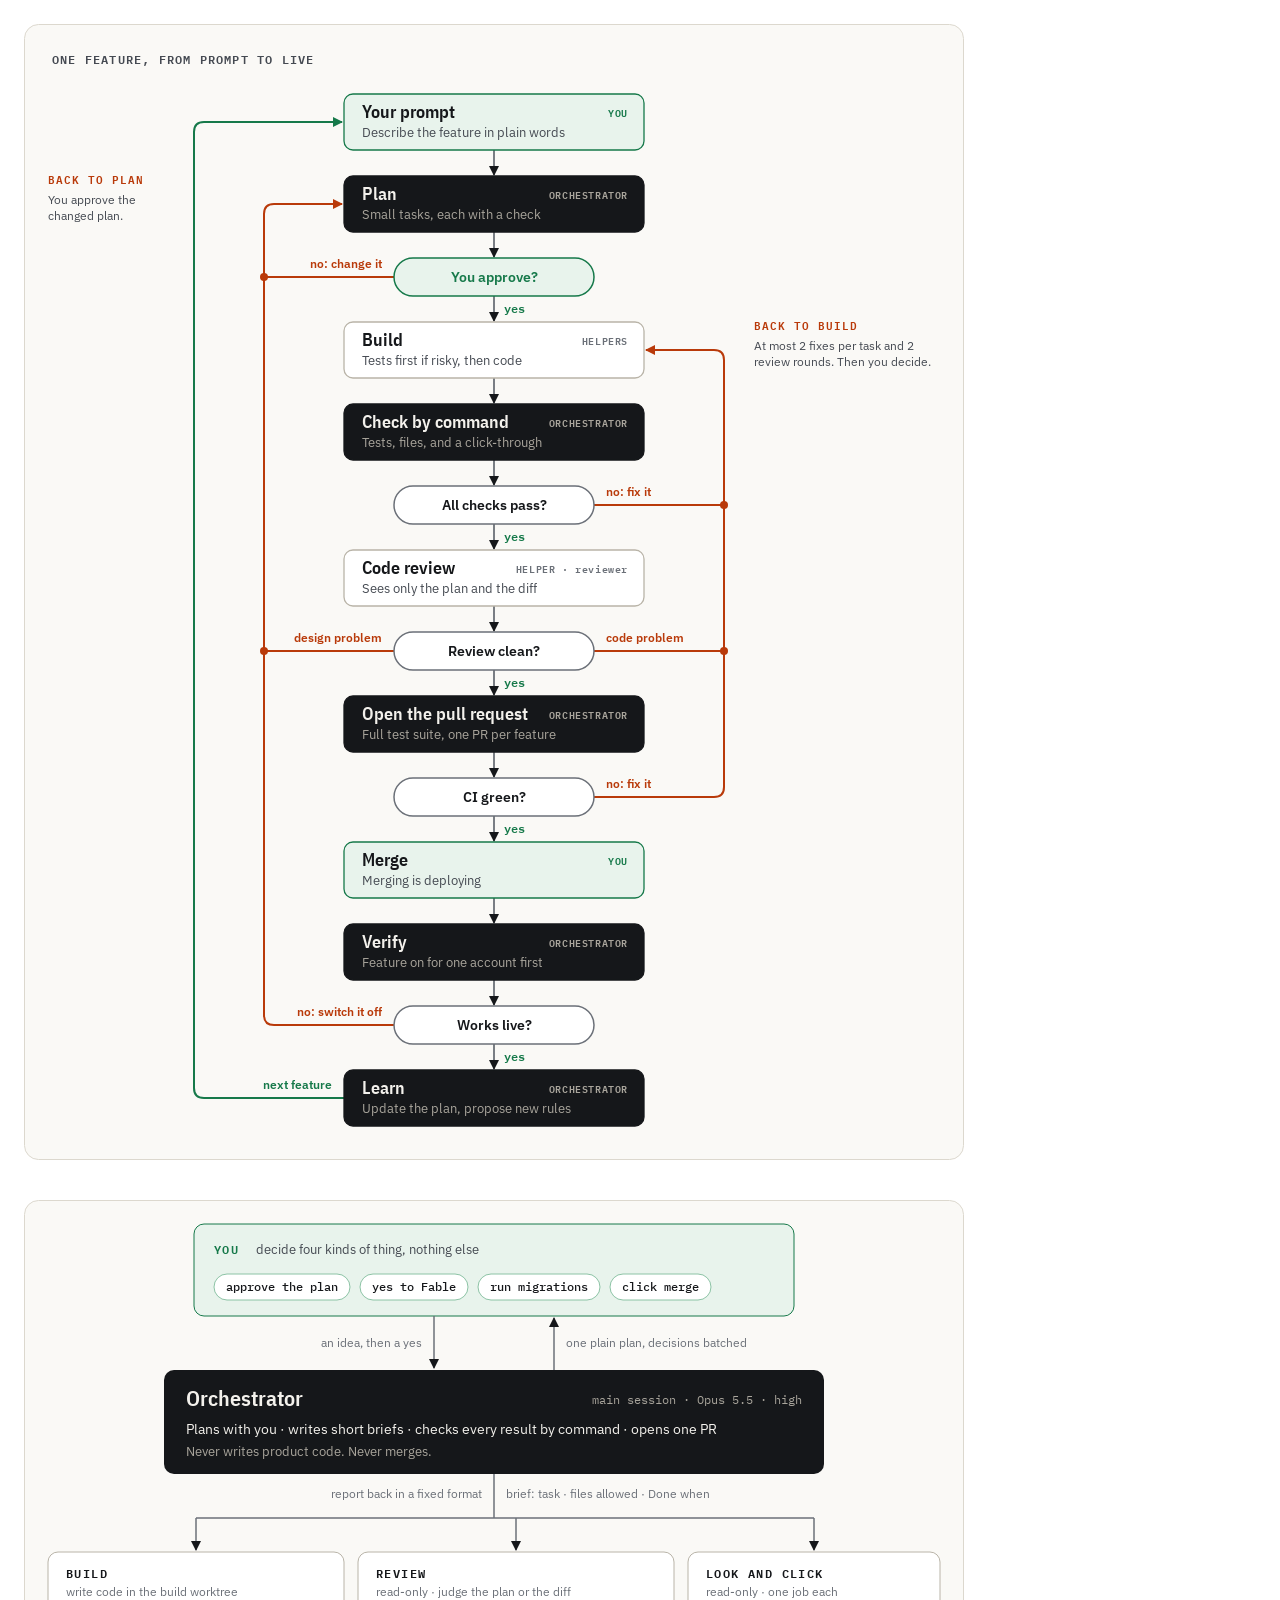
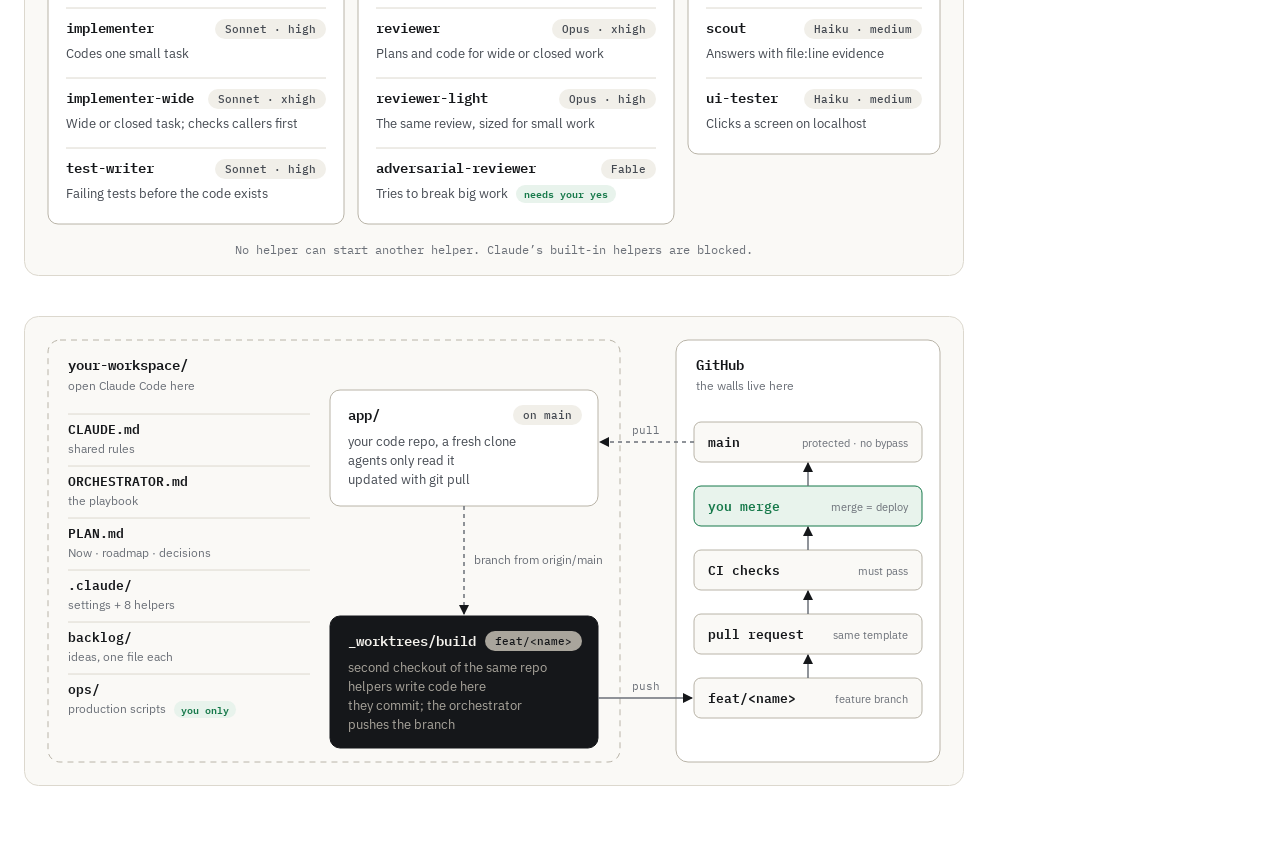
<file: docs/assets/diagrams.html>
<!doctype html>
<html lang="en">
<head>
<meta charset="utf-8">
<title>Diagram sources</title>
<!--
  Source for the README diagrams. Each figure is drawn from the data below, so edit the data, not coordinates.
  Render (any headless Chrome works; example with Playwright):
    light: diagrams.html            dark: diagrams.html?theme=dark
    screenshot each #loop / #team / #workspace element at device scale 2 → docs/assets/<name>-<theme>.png
-->
<link rel="preconnect" href="https://fonts.googleapis.com">
<link rel="preconnect" href="https://fonts.gstatic.com" crossorigin>
<link rel="stylesheet" href="https://fonts.googleapis.com/css2?family=IBM+Plex+Mono:wght@400;500;600&family=IBM+Plex+Sans+Condensed:wght@500;600&family=IBM+Plex+Sans:wght@400;500;600&display=swap">
<style>
  :root {
    --board: #faf9f6; --surface: #ffffff; --ink: #15171a; --ink-2: #454a52; --ink-3: #6b7078;
    --rule: #dcd8ce; --rule-2: #b9b4a8; --go: #16794a; --go-bg: #e8f3ec; --go-line: #8cc3a5;
    --warn: #b93a0a; --warn-bg: #fcefe7; --warn-line: #efb99c; --plate: #15171a; --plate-ink: #f3f1ec; --plate-ink-2: #a9a59c; --chip: #f1efe9;
  }
  html.dark {
    --board: #11161b; --surface: #182027; --ink: #ebe8e2; --ink-2: #bcc0c5; --ink-3: #8d949b;
    --rule: #26303a; --rule-2: #3b4652; --go: #4cc38a; --go-bg: #12291f; --go-line: #2f6b4c;
    --warn: #ff8a5c; --warn-bg: #2b1a12; --warn-line: #6b3a24; --plate: #ebe8e2; --plate-ink: #111416; --plate-ink-2: #4c535a; --chip: #212a33;
  }
  body { margin: 0; padding: 24px; background: transparent; }
  .fig { display: block; width: max-content; margin-bottom: 40px; }
  svg { display: block; }
  text { font-family: "IBM Plex Sans", system-ui, sans-serif; }
  .mono { font-family: "IBM Plex Mono", ui-monospace, monospace; }
  .cond { font-family: "IBM Plex Sans Condensed", "IBM Plex Sans", sans-serif; }
</style>
</head>
<body>
<div class="fig" id="loop"></div>
<div class="fig" id="team"></div>
<div class="fig" id="workspace"></div>

<script>
if (/theme=dark/.test(location.search)) document.documentElement.classList.add('dark');
const NS = 'http://www.w3.org/2000/svg';
const C = (v) => `var(--${v})`;

function svgRoot(host, w, h) {
  const s = document.createElementNS(NS, 'svg');
  s.setAttribute('viewBox', `0 0 ${w} ${h}`);
  s.setAttribute('width', w); s.setAttribute('height', h);
  document.getElementById(host).appendChild(s);
  const defs = el(s, 'defs');
  for (const [id, col] of [['a-ink', 'ink'], ['a-warn', 'warn'], ['a-go', 'go']]) {
    const m = el(defs, 'marker', { id, viewBox: '0 0 10 10', refX: 9, refY: 5, markerWidth: 10, markerHeight: 10, orient: 'auto-start-reverse', markerUnits: 'userSpaceOnUse' });
    el(m, 'path', { d: 'M0 0L10 5L0 10z', fill: C(col) });
  }
  el(s, 'rect', { x: 0.5, y: 0.5, width: w - 1, height: h - 1, rx: 14, fill: C('board'), stroke: C('rule') });
  return s;
}
function el(parent, tag, attrs = {}, text) {
  const n = document.createElementNS(NS, tag);
  for (const k in attrs) n.setAttribute(k, attrs[k]);
  if (text != null) n.textContent = text;
  parent.appendChild(n);
  return n;
}
function txt(p, x, y, s, o = {}) {
  const cls = o.cls || '';
  return el(p, 'text', {
    x, y, class: cls, 'font-size': o.size || 13, 'font-weight': o.weight || 400,
    fill: o.fill || C('ink'), 'text-anchor': o.anchor || 'start',
    'letter-spacing': o.ls || 0, ...(o.extra || {}),
  }, s);
}
function chip(p, x, y, s, o = {}) {
  // pill with text; returns width. y is the pill's top.
  const g = el(p, 'g');
  const t = txt(g, 0, 0, s, { cls: 'mono', size: o.size || 11, fill: o.fill || C('ink-2'), weight: o.weight || 500 });
  const w = t.getComputedTextLength() + (o.pad || 10) * 2, h = o.h || 20;
  const left = o.anchor === 'end' ? x - w : x;
  el(g, 'rect', { x: left, y, width: w, height: h, rx: h / 2, fill: o.bg || C('chip'), stroke: o.stroke || 'none' });
  t.setAttribute('x', left + (o.pad || 10)); t.setAttribute('y', y + h / 2 + 4);
  g.appendChild(t);
  return w;
}
function warnOverflow(textNode, maxRight, label) {
  const b = textNode.getBBox();
  if (b.x + b.width > maxRight + 0.5) console.warn('overflow', label, Math.round(b.x + b.width - maxRight));
}

/* ───────────── 1. The loop: a flowchart from your prompt to live ───────────── */
function wrapText(p, x, y, str, maxW, o) {
  const lh = o.lh || 16, words = str.split(' ');
  let line = '', n = 0, t = txt(p, x, y, '', o);
  for (const w of words) {
    const test = line ? line + ' ' + w : w;
    t.textContent = test;
    if (t.getComputedTextLength() > maxW && line) { t.textContent = line; n++; t = txt(p, x, y + n * lh, w, o); line = w; }
    else line = test;
  }
  return n + 1;
}
function rounded(points, r = 8) {
  let d = `M${points[0][0]} ${points[0][1]}`;
  for (let i = 1; i < points.length - 1; i++) {
    const [px, py] = points[i - 1], [x, y] = points[i], [nx, ny] = points[i + 1];
    const ax = Math.sign(x - px) * r, ay = Math.sign(y - py) * r, bx = Math.sign(nx - x) * r, by = Math.sign(ny - y) * r;
    d += ` L${x - ax} ${y - ay} Q${x} ${y} ${x + bx} ${y + by}`;
  }
  const [lx, ly] = points[points.length - 1];
  return d + ` L${lx} ${ly}`;
}

function drawLoop() {
  const W = 940, CX = 470, BW = 300, BH = 56, GW = 200, GH = 38, GAP = 26;
  const BL = CX - BW / 2, BR = CX + BW / 2;
  const railR = BR + 80, railL = BL - 80, nextX = BL - 150;
  const s = svgRoot('loop', W, 2000);

  // Main line, top to bottom. Checks are yes/no questions; "no" goes back along a rail.
  const items = [
    { box: 'prompt', who: 'you', name: 'Your prompt', sub: 'Describe the feature in plain words' },
    { box: 'plan', who: 'orch', name: 'Plan', sub: 'Small tasks, each with a check' },
    { gate: 'You approve?', who: 'you', no: [{ side: 'L', label: 'no: change it' }] },
    { box: 'build', who: 'help', tag: 'HELPERS', name: 'Build', sub: 'Tests first if risky, then code' },
    { box: 'check', who: 'orch', name: 'Check by command', sub: 'Tests, files, and a click-through' },
    { gate: 'All checks pass?', no: [{ side: 'R', label: 'no: fix it' }] },
    { box: 'review', who: 'help', tag: 'HELPER · reviewer', name: 'Code review', sub: 'Sees only the plan and the diff' },
    { gate: 'Review clean?', no: [{ side: 'R', label: 'code problem' }, { side: 'L', label: 'design problem' }] },
    { box: 'pr', who: 'orch', name: 'Open the pull request', sub: 'Full test suite, one PR per feature' },
    { gate: 'CI green?', no: [{ side: 'R', label: 'no: fix it' }] },
    { box: 'merge', who: 'you', name: 'Merge', sub: 'Merging is deploying' },
    { box: 'verify', who: 'orch', name: 'Verify', sub: 'Feature on for one account first' },
    { gate: 'Works live?', no: [{ side: 'L', label: 'no: switch it off' }] },
    { box: 'learn', who: 'orch', name: 'Learn', sub: 'Update the plan, propose new rules' },
  ];
  const target = { L: 'plan', R: 'build' };

  txt(s, 28, 40, 'ONE FEATURE, FROM PROMPT TO LIVE', { cls: 'mono', size: 12, weight: 600, ls: 1.2, fill: C('ink-2') });

  // Layout
  let y = 70;
  const pos = {};
  for (const it of items) {
    it.top = y; it.h = it.box ? BH : GH; it.mid = y + it.h / 2;
    if (it.box) pos[it.box] = it;
    y += it.h + GAP;
  }
  const bottom = y - GAP;

  // Main-line arrows
  items.forEach((it, i) => {
    if (i === items.length - 1) return;
    const y1 = it.top + it.h, y2 = items[i + 1].top;
    el(s, 'path', { d: `M${CX} ${y1} V${y2 - 1}`, stroke: C('ink-3'), 'stroke-width': 1.8, fill: 'none', 'marker-end': 'url(#a-ink)' });
    if (it.gate) txt(s, CX + 10, y1 + 17, 'yes', { cls: 'mono', size: 11.5, weight: 600, fill: C('go') });
  });

  // Rails: every "no" joins one line per side, which ends in a single arrow into the target box.
  for (const side of ['L', 'R']) {
    const rail = side === 'L' ? railL : railR;
    const exits = items.filter((it) => (it.no || []).some((n) => n.side === side));
    const tgt = pos[target[side]], tipX = side === 'L' ? CX - GW / 2 : CX + GW / 2, edge = side === 'L' ? BL - 2 : BR + 2;
    const low = exits[exits.length - 1];
    el(s, 'path', { d: rounded([[rail, low.mid - 10], [rail, tgt.mid], [edge, tgt.mid]], 10), fill: 'none', stroke: C('warn'), 'stroke-width': 2, 'marker-end': 'url(#a-warn)' });
    for (const g of exits) {
      const n = g.no.find((k) => k.side === side);
      const last = g === low;
      el(s, 'path', { d: last ? rounded([[tipX, g.mid], [rail, g.mid], [rail, g.mid - 12]], 10) : `M${tipX} ${g.mid} H${rail}`, fill: 'none', stroke: C('warn'), 'stroke-width': 2 });
      if (!last) el(s, 'circle', { cx: rail, cy: g.mid, r: 4, fill: C('warn') });
      txt(s, side === 'L' ? tipX - 12 : tipX + 12, g.mid - 9, n.label, { size: 12, weight: 600, anchor: side === 'L' ? 'end' : 'start', fill: C('warn') });
    }
  }

  // Next feature: Learn back to a new prompt, on the outside
  const L = pos.learn, P = pos.prompt;
  el(s, 'path', { d: rounded([[BL, L.mid], [nextX, L.mid], [nextX, P.mid], [BL - 2, P.mid]], 10), fill: 'none', stroke: C('go'), 'stroke-width': 2, 'marker-end': 'url(#a-go)' });
  txt(s, BL - 12, L.mid - 9, 'next feature', { size: 12, weight: 600, anchor: 'end', fill: C('go') });

  // Shapes
  for (const it of items) {
    if (it.box) {
      let fill = C('surface'), stroke = C('rule-2'), ink = C('ink'), ink2 = C('ink-2'), tagc = C('ink-3');
      if (it.who === 'orch') { fill = C('plate'); stroke = C('plate'); ink = C('plate-ink'); ink2 = C('plate-ink-2'); tagc = C('plate-ink-2'); }
      if (it.who === 'you') { fill = C('go-bg'); stroke = C('go'); tagc = C('go'); }
      el(s, 'rect', { x: BL, y: it.top, width: BW, height: BH, rx: 9, fill, stroke, 'stroke-width': 1.3 });
      txt(s, BL + 18, it.top + 24, it.name, { cls: 'cond', size: 17.5, weight: 600, fill: ink });
      txt(s, BL + 18, it.top + 43, it.sub, { size: 12.5, fill: ink2 });
      const tag = it.tag || (it.who === 'you' ? 'YOU' : 'ORCHESTRATOR');
      txt(s, BR - 16, it.top + 23, tag, { cls: 'mono', size: 10, weight: 600, anchor: 'end', ls: 0.6, fill: tagc });
    } else {
      const isYou = it.who === 'you';
      el(s, 'rect', { x: CX - GW / 2, y: it.top, width: GW, height: GH, rx: GH / 2, fill: isYou ? C('go-bg') : C('surface'), stroke: isYou ? C('go') : C('ink-3'), 'stroke-width': 1.5 });
      txt(s, CX, it.mid + 4.5, it.gate, { size: 13.5, weight: 600, anchor: 'middle', fill: isYou ? C('go') : C('ink') });
    }
  }

  // Side notes
  const noteR = railR + 30, noteW = W - 24 - noteR;
  txt(s, noteR, pos.build.top + 8, 'BACK TO BUILD', { cls: 'mono', size: 10.5, weight: 600, ls: 1, fill: C('warn') });
  wrapText(s, noteR, pos.build.top + 28, 'At most 2 fixes per task and 2 review rounds. Then you decide.', noteW, { size: 12, fill: C('ink-2'), lh: 16 });
  const noteLW = nextX - 24 - 16;
  txt(s, 24, pos.plan.top + 8, 'BACK TO PLAN', { cls: 'mono', size: 10.5, weight: 600, ls: 1, fill: C('warn') });
  wrapText(s, 24, pos.plan.top + 28, 'You approve the changed plan.', noteLW, { size: 12, fill: C('ink-2'), lh: 16 });

  const H = bottom + 34;
  s.setAttribute('viewBox', `0 0 ${W} ${H}`); s.setAttribute('height', H);
  s.querySelector(':scope > rect').setAttribute('height', H - 1);
}

/* ───────────── 2. The team ───────────── */
function drawTeam() {
  const W = 940, H = 676;
  const s = svgRoot('team', W, H);

  // You
  const yx = 170, yw = 600, yy = 24, yh = 92;
  el(s, 'rect', { x: yx, y: yy, width: yw, height: yh, rx: 10, fill: C('go-bg'), stroke: C('go') });
  txt(s, yx + 20, yy + 30, 'YOU', { cls: 'mono', size: 11.5, weight: 600, ls: 1.4, fill: C('go') });
  txt(s, yx + 62, yy + 30, 'decide four kinds of thing, nothing else', { size: 13, fill: C('ink-2') });
  let cx0 = yx + 20;
  for (const m of ['approve the plan', 'yes to Fable', 'run migrations', 'click merge']) {
    cx0 += chip(s, cx0, yy + 50, m, { size: 12, h: 26, pad: 12, bg: C('surface'), stroke: C('go-line'), fill: C('ink') }) + 10;
  }

  // You ↔ orchestrator
  const oy = 170;
  el(s, 'path', { d: `M${W / 2 - 60} ${yy + yh} V${oy - 2}`, stroke: C('ink-3'), 'stroke-width': 1.5, 'marker-end': 'url(#a-ink)', fill: 'none' });
  el(s, 'path', { d: `M${W / 2 + 60} ${oy} V${yy + yh + 2}`, stroke: C('ink-3'), 'stroke-width': 1.5, 'marker-end': 'url(#a-ink)', fill: 'none' });
  txt(s, W / 2 - 72, 147, 'an idea, then a yes', { size: 12, anchor: 'end', fill: C('ink-3') });
  txt(s, W / 2 + 72, 147, 'one plain plan, decisions batched', { size: 12, fill: C('ink-3') });

  // Orchestrator plate
  const ox = 140, ow = 660, oh = 104;
  el(s, 'rect', { x: ox, y: oy, width: ow, height: oh, rx: 10, fill: C('plate') });
  txt(s, ox + 22, oy + 36, 'Orchestrator', { cls: 'cond', size: 22, weight: 600, fill: C('plate-ink') });
  txt(s, ox + ow - 22, oy + 34, 'main session · Opus 5.5 · high', { cls: 'mono', size: 11.5, anchor: 'end', fill: C('plate-ink-2') });
  txt(s, ox + 22, oy + 64, 'Plans with you · writes short briefs · checks every result by command · opens one PR', { size: 13.5, fill: C('plate-ink') });
  txt(s, ox + 22, oy + 86, 'Never writes product code. Never merges.', { size: 13, fill: C('plate-ink-2') });

  // Groups
  const gy = 352;
  const groups = [
    { x: 24, w: 296, head: 'BUILD', sub: 'write code in the build worktree', rows: [
      ['implementer', 'Sonnet · high', 'Codes one small task'],
      ['implementer-wide', 'Sonnet · xhigh', 'Wide or closed task; checks callers first'],
      ['test-writer', 'Sonnet · high', 'Failing tests before the code exists'],
    ] },
    { x: 334, w: 316, head: 'REVIEW', sub: 'read-only · judge the plan or the diff', rows: [
      ['reviewer', 'Opus · xhigh', 'Plans and code for wide or closed work'],
      ['reviewer-light', 'Opus · high', 'The same review, sized for small work'],
      ['adversarial-reviewer', 'Fable', 'Tries to break big work', 'needs your yes'],
    ] },
    { x: 664, w: 252, head: 'LOOK AND CLICK', sub: 'read-only · one job each', rows: [
      ['scout', 'Haiku · medium', 'Answers with file:line evidence'],
      ['ui-tester', 'Haiku · medium', 'Clicks a screen on localhost'],
    ] },
  ];
  // fan-out from the plate
  const busY = 318, stemX = W / 2;
  el(s, 'path', { d: `M${stemX} ${oy + oh} V${busY}`, stroke: C('ink-3'), 'stroke-width': 1.5, fill: 'none' });
  const gcx = groups.map((g) => g.x + g.w / 2);
  el(s, 'path', { d: `M${gcx[0]} ${busY} H${gcx[2]}`, stroke: C('ink-3'), 'stroke-width': 1.5, fill: 'none' });
  for (const x of gcx) el(s, 'path', { d: `M${x} ${busY} V${gy - 2}`, stroke: C('ink-3'), 'stroke-width': 1.5, fill: 'none', 'marker-end': 'url(#a-ink)' });
  txt(s, stemX + 12, oy + oh + 24, 'brief: task · files allowed · Done when', { size: 12, fill: C('ink-3') });
  txt(s, stemX - 12, oy + oh + 24, 'report back in a fixed format', { size: 12, anchor: 'end', fill: C('ink-3') });

  const RH = 70, HH = 56;
  for (const g of groups) {
    const h = HH + g.rows.length * RH + 6;
    el(s, 'rect', { x: g.x, y: gy, width: g.w, height: h, rx: 10, fill: C('surface'), stroke: C('rule-2') });
    txt(s, g.x + 18, gy + 26, g.head, { cls: 'mono', size: 11.5, weight: 600, ls: 1.4 });
    txt(s, g.x + 18, gy + 44, g.sub, { size: 12, fill: C('ink-3') });
    g.rows.forEach(([name, model, job, flag], i) => {
      const ry = gy + HH + i * RH;
      el(s, 'line', { x1: g.x + 18, x2: g.x + g.w - 18, y1: ry, y2: ry, stroke: C('rule') });
      txt(s, g.x + 18, ry + 25, name, { cls: 'mono', size: 13.5, weight: 600 });
      chip(s, g.x + g.w - 18, ry + 11, model, { anchor: 'end', size: 10.5, h: 20 });
      const j = txt(s, g.x + 18, ry + 50, job, { size: 12.5, fill: C('ink-2') });
      warnOverflow(j, g.x + g.w - 14, name);
      if (flag) {
        const jw = j.getComputedTextLength();
        chip(s, g.x + 18 + jw + 8, ry + 37, flag, { size: 10, h: 18, pad: 8, bg: C('go-bg'), fill: C('go'), weight: 600 });
      }
    });
  }
  txt(s, W / 2, H - 22, 'No helper can start another helper. Claude’s built-in helpers are blocked.', { cls: 'mono', size: 11.5, anchor: 'middle', fill: C('ink-3') });
}

/* ───────────── 3. How it fits in your project ───────────── */
function drawWorkspace() {
  const W = 940, H = 470;
  const s = svgRoot('workspace', W, H);

  // Workspace frame
  const fx = 24, fy = 24, fw = 572, fh = 422;
  el(s, 'rect', { x: fx, y: fy, width: fw, height: fh, rx: 12, fill: 'none', stroke: C('rule-2'), 'stroke-dasharray': '6 5' });
  txt(s, fx + 20, fy + 30, 'your-workspace/', { cls: 'mono', size: 14, weight: 600 });
  txt(s, fx + 20, fy + 50, 'open Claude Code here', { size: 12, fill: C('ink-3') });

  const files = [
    ['CLAUDE.md', 'shared rules'], ['ORCHESTRATOR.md', 'the playbook'], ['PLAN.md', 'Now · roadmap · decisions'],
    ['.claude/', 'settings + 8 helpers'], ['backlog/', 'ideas, one file each'], ['ops/', 'production scripts', 'you only'],
  ];
  files.forEach(([f, d, flag], i) => {
    const y = fy + 92 + i * 52;
    el(s, 'line', { x1: fx + 20, x2: fx + 262, y1: y - 18, y2: y - 18, stroke: C('rule') });
    txt(s, fx + 20, y + 2, f, { cls: 'mono', size: 13, weight: 600 });
    const t = txt(s, fx + 20, y + 21, d, { size: 12, fill: C('ink-3') });
    if (flag) chip(s, fx + 20 + t.getComputedTextLength() + 8, y + 9, flag, { size: 10, h: 17, pad: 7, bg: C('go-bg'), fill: C('go'), weight: 600 });
  });

  // Repos inside the workspace
  const rx = 306, rw = 268;
  const repo = (y, h, name, tag, lines, tone) => {
    el(s, 'rect', { x: rx, y, width: rw, height: h, rx: 10, fill: tone === 'plate' ? C('plate') : C('surface'), stroke: tone === 'plate' ? C('plate') : C('rule-2') });
    const ink = tone === 'plate' ? C('plate-ink') : C('ink'), ink2 = tone === 'plate' ? C('plate-ink-2') : C('ink-2');
    txt(s, rx + 18, y + 30, name, { cls: 'mono', size: 14, weight: 600, fill: ink });
    chip(s, rx + rw - 16, y + 15, tag, { anchor: 'end', size: 10.5, h: 20, bg: tone === 'plate' ? C('plate-ink-2') : C('chip'), fill: tone === 'plate' ? C('plate') : C('ink-2') });
    lines.forEach((l, i) => txt(s, rx + 18, y + 56 + i * 19, l, { size: 12.5, fill: ink2 }));
  };
  repo(74, 116, 'app/', 'on main', ['your code repo, a fresh clone', 'agents only read it', 'updated with git pull'], 'surface');
  repo(300, 132, '_worktrees/build', 'feat/<name>', ['second checkout of the same repo', 'helpers write code here', 'they commit; the orchestrator', 'pushes the branch'], 'plate');
  el(s, 'path', { d: `M${rx + rw / 2} 190 V298`, stroke: C('ink-3'), 'stroke-width': 1.5, 'stroke-dasharray': '4 4', fill: 'none', 'marker-end': 'url(#a-ink)' });
  txt(s, rx + rw / 2 + 10, 248, 'branch from origin/main', { size: 11.5, fill: C('ink-3') });

  // GitHub column
  const gx = 652, gw = 264;
  el(s, 'rect', { x: gx, y: fy, width: gw, height: fh, rx: 12, fill: C('surface'), stroke: C('rule-2') });
  txt(s, gx + 20, fy + 30, 'GitHub', { cls: 'mono', size: 14, weight: 600 });
  txt(s, gx + 20, fy + 50, 'the walls live here', { size: 12, fill: C('ink-3') });
  // Read bottom to top: the feature branch climbs to main.
  const steps = [['main', 'protected · no bypass'], ['you merge', 'merge = deploy', 'go'], ['CI checks', 'must pass'], ['pull request', 'same template'], ['feat/<name>', 'feature branch']];
  const sy0 = fy + 82, sp = 64, bh = 40;
  steps.forEach(([n, d, tone], i) => {
    const y = sy0 + i * sp;
    const isGo = tone === 'go';
    el(s, 'rect', { x: gx + 18, y, width: gw - 36, height: bh, rx: 7, fill: isGo ? C('go-bg') : C('board'), stroke: isGo ? C('go') : C('rule-2') });
    txt(s, gx + 32, y + 25, n, { cls: 'mono', size: 12.5, weight: 600, fill: isGo ? C('go') : C('ink') });
    if (d) txt(s, gx + gw - 32, y + 25, d, { size: 11, anchor: 'end', fill: C('ink-3') });
    if (i > 0) el(s, 'path', { d: `M${gx + gw / 2} ${y} V${y - sp + bh + 1}`, stroke: C('ink-3'), 'stroke-width': 1.5, fill: 'none', 'marker-end': 'url(#a-ink)' });
  });

  // build → push → feature branch ; main → pull → app (straight, never crossing)
  const pushY = sy0 + 4 * sp + bh / 2, pullY = sy0 + bh / 2;
  el(s, 'path', { d: `M${rx + rw} ${pushY} H${gx + 16}`, stroke: C('ink-3'), 'stroke-width': 1.5, fill: 'none', 'marker-end': 'url(#a-ink)' });
  txt(s, (rx + rw + gx + 18) / 2, pushY - 8, 'push', { cls: 'mono', size: 11, anchor: 'middle', fill: C('ink-3') });
  el(s, 'path', { d: `M${gx + 18} ${pullY} H${rx + rw + 2}`, stroke: C('ink-3'), 'stroke-width': 1.5, 'stroke-dasharray': '4 4', fill: 'none', 'marker-end': 'url(#a-ink)' });
  txt(s, (rx + rw + gx + 18) / 2, pullY - 8, 'pull', { cls: 'mono', size: 11, anchor: 'middle', fill: C('ink-3') });
}

// Load every face before measuring text; fonts.ready alone resolves before unused faces are fetched.
Promise.all([
  '400 12px "IBM Plex Sans"', '500 12px "IBM Plex Sans"', '600 12px "IBM Plex Sans"',
  '400 12px "IBM Plex Mono"', '500 12px "IBM Plex Mono"', '600 12px "IBM Plex Mono"',
  '600 12px "IBM Plex Sans Condensed"',
].map((f) => document.fonts.load(f))).then(() => document.fonts.ready).then(() => { drawLoop(); drawTeam(); drawWorkspace(); document.body.dataset.ready = '1'; });
</script>
</body>
</html>
</file>
<file: docs/styles.css>
/* Claude Code Orchestrator — signal-box schematic */

:root {
  --bg: #f3f1ec;
  --board: #faf9f6;
  --surface: #ffffff;
  --ink: #15171a;
  --ink-2: #454a52;
  --ink-3: #5e636b;
  --rule: #d8d4ca;
  --rule-strong: #b9b4a8;
  --track: #15171a;
  --go: #16794a;
  --warn: #bf3c0b;
  --live: #2f55d4;
  --plate: #15171a;
  --plate-ink: #f3f1ec;
  --plate-ink-2: #b4b0a6;
  --grid-dot: rgba(21, 23, 26, 0.07);

  --sans: "IBM Plex Sans", system-ui, -apple-system, "Segoe UI", Roboto, sans-serif;
  --cond: "IBM Plex Sans Condensed", "Arial Narrow", "Roboto Condensed", system-ui, sans-serif;
  --mono: "IBM Plex Mono", ui-monospace, "Cascadia Mono", Consolas, Menlo, monospace;

  --gutter: 16px;
  --radius: 4px;
  color-scheme: light;
}

@media (prefers-color-scheme: dark) {
  :root {
    --bg: #0d1012;
    --board: #12161a;
    --surface: #181d21;
    --ink: #ebe8e2;
    --ink-2: #bcc0c5;
    --ink-3: #959ca3;
    --rule: #262d33;
    --rule-strong: #3a434a;
    --track: #d9d6cf;
    --go: #4cc38a;
    --warn: #ff7c47;
    --live: #86a6ff;
    --plate: #ebe8e2;
    --plate-ink: #111416;
    --plate-ink-2: #4c535a;
    --grid-dot: rgba(235, 232, 226, 0.06);
    color-scheme: dark;
  }
}

*, *::before, *::after { box-sizing: border-box; }

html {
  -webkit-text-size-adjust: 100%;
  scroll-padding-top: 76px;
}
@media (prefers-reduced-motion: no-preference) {
  html { scroll-behavior: smooth; }
}

body {
  margin: 0;
  background: var(--bg);
  color: var(--ink);
  font: 400 1rem/1.6 var(--sans);
  overflow-x: hidden;
  text-rendering: optimizeLegibility;
  -webkit-font-smoothing: antialiased;
}

h1, h2, h3 { font-family: var(--cond); font-weight: 600; line-height: 1.08; margin: 0; letter-spacing: -0.005em; }
p { margin: 0; }
a { color: inherit; }
code { font-family: var(--mono); font-size: 0.9em; }
:focus-visible { outline: 2px solid var(--go); outline-offset: 3px; border-radius: 2px; }

.wrap { width: 100%; max-width: 1256px; margin-inline: auto; padding-inline: var(--gutter); }
@media (min-width: 720px) { :root { --gutter: 32px; } }

.vh { position: absolute; width: 1px; height: 1px; overflow: hidden; clip: rect(0 0 0 0); white-space: nowrap; }

.skip {
  position: absolute; left: 12px; top: -60px; z-index: 50;
  background: var(--ink); color: var(--bg); padding: 10px 14px; border-radius: var(--radius);
  font-weight: 600; text-decoration: none;
}
.skip:focus { top: 12px; }

/* ---------- Header ---------- */
.top {
  position: sticky; top: 0; z-index: 20;
  background: color-mix(in srgb, var(--bg) 88%, transparent);
  -webkit-backdrop-filter: saturate(1.2) blur(10px);
  backdrop-filter: saturate(1.2) blur(10px);
  border-bottom: 1px solid var(--rule);
}
.top-in { display: flex; align-items: center; gap: 24px; height: 60px; }
.brand { display: inline-flex; align-items: center; gap: 10px; text-decoration: none; font: 500 0.95rem var(--mono); letter-spacing: -0.01em; }
.brand-mark { width: 26px; height: 26px; }
.brand-mark rect { fill: none; stroke: var(--ink); stroke-width: 2; }
.brand-mark circle { fill: var(--go); }
.brand-sep { color: var(--ink-3); margin-inline: 1px; }
.nav { display: none; gap: 4px; margin-left: auto; }
.nav a {
  font: 500 0.875rem var(--mono); text-decoration: none; color: var(--ink-2);
  padding: 6px 10px; border-radius: var(--radius);
}
.nav a:hover { color: var(--ink); background: color-mix(in srgb, var(--ink) 6%, transparent); }
.top .btn-sm { margin-left: auto; }
@media (min-width: 760px) {
  .nav { display: flex; }
  .top .btn-sm { margin-left: 8px; }
}

/* ---------- Buttons ---------- */
.btn {
  display: inline-flex; align-items: center; gap: 10px;
  background: var(--ink); color: var(--bg);
  font: 600 0.95rem var(--sans); text-decoration: none;
  padding: 12px 18px; border-radius: var(--radius);
  border: 1px solid var(--ink);
  transition: background-color 160ms ease, color 160ms ease, transform 160ms ease;
}
.btn:hover { background: color-mix(in srgb, var(--ink) 86%, var(--go)); }
.btn:active { transform: translateY(1px); }
.btn .gh { width: 18px; height: 18px; fill: currentColor; }
.btn-sm { padding: 7px 12px; font-size: 0.85rem; gap: 8px; }
.btn-sm .gh { width: 16px; height: 16px; }

.link-arrow {
  font: 500 0.95rem var(--mono); color: var(--ink-2); text-decoration: none;
  padding: 12px 4px; border-bottom: 1px solid transparent;
}
.link-arrow:hover { color: var(--ink); border-bottom-color: var(--ink-3); }

/* ---------- Hero ---------- */
.hero { padding: 56px 0 40px; }
.hero-grid { display: grid; gap: 40px; }
.eyebrow {
  font: 500 0.8rem/1.4 var(--mono); color: var(--ink-3); letter-spacing: 0.02em;
  display: flex; flex-wrap: wrap; align-items: center; gap: 10px; margin-bottom: 18px;
}
.eyebrow-ver {
  color: var(--go); border: 1px solid currentColor; border-radius: 3px; padding: 1px 6px; font-size: 0.75rem;
}
.hero h1 { font-size: clamp(2.6rem, 9vw, 4.75rem); letter-spacing: -0.02em; max-width: 12ch; }
.lede { margin-top: 22px; font-size: clamp(1.05rem, 1.6vw, 1.2rem); line-height: 1.6; color: var(--ink-2); max-width: 58ch; }
.lede strong { color: var(--ink); font-weight: 600; }
.hero-actions { display: flex; flex-wrap: wrap; align-items: center; gap: 12px 20px; margin-top: 30px; }

.principles { list-style: none; margin: 0; padding: 0; border-bottom: 1px solid var(--rule); align-self: end; }
.principles li {
  display: grid; grid-template-columns: 44px 1fr; align-items: baseline;
  padding: 14px 0; border-top: 1px solid var(--rule);
}
.p-num { font: 500 0.8rem var(--mono); color: var(--go); }
.p-text { font: 600 clamp(1.2rem, 2.2vw, 1.45rem)/1.2 var(--cond); }

@media (min-width: 960px) {
  .hero { padding: 64px 0 28px; }
  .hero-grid { grid-template-columns: minmax(0, 1.5fr) minmax(0, 1fr); gap: 72px; }
}

/* ---------- Section heads ---------- */
section { padding: 72px 0; }
.sec-head { display: grid; gap: 10px; margin-bottom: 36px; }
.sec-num { font: 500 0.8rem var(--mono); color: var(--ink-3); }
.sec-num::before { content: "§ "; }
.sec-head h2, .install h2 { font-size: clamp(1.85rem, 4vw, 2.7rem); letter-spacing: -0.015em; }
.sec-intro { color: var(--ink-2); max-width: 62ch; font-size: 1.05rem; }
@media (min-width: 960px) {
  section { padding: 104px 0; }
  .sec-head { grid-template-columns: 120px minmax(0, 1fr); column-gap: 0; row-gap: 12px; }
  .sec-head .sec-num { grid-row: span 2; padding-top: 0.7rem; }
  .sec-head > :not(.sec-num) { grid-column: 2; }
}

.aside-note {
  margin-top: 28px; padding-left: 16px; border-left: 2px solid var(--go);
  color: var(--ink-2); max-width: 62ch;
}

/* ---------- The loop ---------- */
.loop { padding-top: 32px; }
.loop .sec-head { margin-bottom: 28px; }
.loop-wrap { display: grid; gap: 20px; }

.board {
  position: relative;
  background-color: var(--board);
  background-image: radial-gradient(var(--grid-dot) 1px, transparent 1.2px);
  background-size: 20px 20px;
  border: 1px solid var(--rule);
  border-radius: 6px;
  padding: 14px 4px 10px;
}
.board-h { display: none; }
.board-v { display: block; max-width: 420px; margin-inline: auto; }

.dia { display: block; width: 100%; height: auto; overflow: visible; }
.dia text { font-family: var(--mono); }

.trk { fill: none; stroke: var(--track); stroke-width: 3; stroke-linejoin: round; }
.chev { fill: var(--track); stroke: none; }
.byp { fill: none; stroke: var(--ink-3); stroke-width: 1.6; }
.stem { fill: none; stroke: var(--track); stroke-width: 1.5; }
.dot { fill: var(--board); stroke: var(--track); stroke-width: 2; transition: fill 400ms ease, stroke 400ms ease; }
.dot-you { fill: var(--track); }
.dot.lit { fill: var(--go); stroke: var(--go); }

.box { fill: var(--surface); stroke: var(--ink); stroke-width: 1.25; transition: stroke-width 160ms ease; }
.stn.opt .box { stroke: var(--ink-2); stroke-dasharray: 5 3.5; }
.stn.you .box { fill: var(--plate); stroke: var(--plate); }
.ring { fill: none; stroke: var(--go); stroke-width: 2.5; opacity: 0; transition: opacity 160ms ease; }

.num { font-size: 11px; fill: var(--ink-3); font-weight: 500; }
.tag { font-size: 9.5px; letter-spacing: 0.08em; fill: var(--ink-3); font-weight: 500; }
.name { font-family: var(--cond) !important; font-size: 17px; font-weight: 600; fill: var(--ink); }
.sub { font-size: 11px; fill: var(--ink-2); }
.sub-ret { fill: var(--warn); }
.sub-loop { fill: var(--go); }
.stn.you .name { fill: var(--plate-ink); }
.stn.you .num, .stn.you .sub, .stn.you .tag { fill: var(--plate-ink-2); }
.stn.you .tag { fill: var(--plate-ink); }

.stn { cursor: pointer; outline: none; }
.stn:hover .box { stroke-width: 2; }
.stn:focus-visible .ring, .stn.is-active .ring { opacity: 1; }
.stn.is-active .box { stroke-width: 2; }

.ret-halo { fill: none; stroke: var(--board); stroke-width: 7; }
.ret-line { fill: none; stroke: var(--warn); stroke-width: 1.75; stroke-dasharray: 6 4; transition: stroke-width 160ms ease; }
.ret-start, .arr-warn { fill: var(--warn); }
.ret, .lbl-ret { transition: opacity 200ms ease; }
.board.has-hot .ret:not(.hot), .board.has-hot .lbl-ret:not(.hot) { opacity: 0.28; }
.ret.hot .ret-line { stroke-width: 2.5; stroke-dasharray: none; }

.lbl { font-size: 11.5px; }
.lbl-ret { fill: var(--warn); font-weight: 500; }
.lbl-byp { fill: var(--ink-3); font-size: 10.5px; }
.lbl-loop { fill: var(--go); font-weight: 500; }

.token { opacity: 0; pointer-events: none; }
.token rect { fill: var(--go); stroke: var(--board); stroke-width: 2; }

/* Legend */
.legend {
  list-style: none; margin: 14px 12px 4px; padding: 12px 0 0; border-top: 1px solid var(--rule);
  display: flex; flex-wrap: wrap; gap: 8px 22px;
  font: 400 0.8rem/1.4 var(--mono); color: var(--ink-2);
}
.legend li { display: inline-flex; align-items: center; gap: 8px; }
.lg { display: inline-block; flex: none; }
.lg-trk { width: 22px; height: 3px; background: var(--track); border-radius: 2px; }
.lg-you { width: 16px; height: 12px; background: var(--plate); border-radius: 2px; }
.lg-opt { width: 16px; height: 12px; border: 1.25px dashed var(--ink-2); border-radius: 2px; }
.lg-ret { width: 22px; height: 0; border-top: 2px dashed var(--warn); }
.lg-byp { width: 22px; height: 0; border-top: 1.6px solid var(--ink-3); }

/* Readout */
.readout { outline: none; }
.stage-detail {
  background: var(--surface);
  border: 1px solid var(--rule);
  border-top: 3px solid var(--ink);
  border-radius: 0 0 6px 6px;
  padding: 22px 20px 24px;
}
.js .stage-detail:not(.is-active) { display: none; }
.stage-detail + .stage-detail { margin-top: 12px; }
.js .stage-detail + .stage-detail { margin-top: 0; }
.stage-detail[data-stage="0"] { border-top-color: var(--go); }
.sd-kicker { font: 500 0.78rem var(--mono); color: var(--ink-3); letter-spacing: 0.02em; }
.stage-detail h3 { font-size: 1.7rem; margin-top: 6px; }
.sd-tags { display: flex; flex-wrap: wrap; gap: 6px; margin-top: 12px; }
.t {
  font: 500 0.75rem/1 var(--mono); padding: 5px 8px; border-radius: 3px;
  border: 1px solid var(--rule-strong); color: var(--ink-2);
}
.t-you { background: var(--plate); border-color: var(--plate); color: var(--plate-ink); text-transform: uppercase; letter-spacing: 0.06em; }
.t-opt { border-style: dashed; border-color: var(--ink-2); }
.sd-body { margin-top: 16px; display: grid; gap: 12px; color: var(--ink-2); max-width: 64ch; }
.sd-body strong { color: var(--ink); font-weight: 600; }
.sd-body ul { margin: 0; padding-left: 1.1em; display: grid; gap: 6px; }
.sd-body li::marker { color: var(--ink-3); }
.sd-hint { font: 400 0.85rem var(--mono); color: var(--ink-3); }
.sd-in { font-size: 0.95rem; }
.sd-out {
  border-left: 3px solid var(--warn); padding: 2px 0 2px 12px; color: var(--ink);
}
.sd-out-k { display: block; font: 500 0.75rem var(--mono); color: var(--warn); letter-spacing: 0.04em; text-transform: uppercase; margin-bottom: 2px; }
.sd-next { font: 400 0.85rem var(--mono); color: var(--ink-3); padding-top: 4px; }
.sd-next a { color: var(--ink); text-underline-offset: 3px; text-decoration-color: var(--rule-strong); }
.sd-next a:hover { text-decoration-color: var(--go); }
.rank {
  display: inline-block; font: 500 0.75rem/1 var(--mono); padding: 5px 7px; margin: 2px 2px 2px 0;
  border: 1px solid var(--rule-strong); border-radius: 3px; color: var(--ink);
}
.rank:nth-of-type(1), .rank:nth-of-type(2) { border-color: var(--warn); color: var(--warn); }
.pr-tpl { display: flex; flex-wrap: wrap; gap: 0; }
.pr-tpl span {
  font: 500 0.78rem/1 var(--mono); color: var(--ink); padding: 7px 9px;
  border: 1px solid var(--rule-strong); margin: 0 -1px -1px 0; background: var(--board);
}

/* Loop layouts */
@media (min-width: 720px) and (max-width: 1139.98px) {
  .loop-wrap { grid-template-columns: minmax(0, 400px) minmax(0, 1fr); align-items: start; gap: 24px; }
  .readout { position: sticky; top: 76px; }
}
@media (min-width: 1140px) {
  .board-h { display: block; }
  .board-v { display: none; }
  .board { padding: 18px 10px 10px; }
  .js .readout .stage-detail { min-height: 236px; }
  .stage-detail { display: grid; grid-template-columns: 300px minmax(0, 1fr); column-gap: 48px; padding: 26px 32px 28px; }
  .js .stage-detail:not(.is-active) { display: none; }
  .sd-body { margin-top: 2px; }
}

/* ---------- Moments ---------- */
.levers { list-style: none; margin: 0; padding: 0; display: grid; gap: 12px; }
.levers li {
  background: var(--plate); color: var(--plate-ink);
  border-radius: 5px; padding: 20px 20px 22px;
  display: grid; grid-template-rows: auto auto 1fr; gap: 8px;
  position: relative;
}
.lv-num { font: 500 0.8rem var(--mono); color: var(--plate-ink-2); }
.levers h3 { font-size: 1.45rem; }
.levers p { color: color-mix(in srgb, var(--plate-ink) 78%, var(--plate)); font-size: 0.97rem; }
@media (min-width: 560px) { .levers { grid-template-columns: repeat(2, minmax(0, 1fr)); } }
@media (min-width: 960px) {
  .levers { grid-template-columns: repeat(4, minmax(0, 1fr)); }
  .levers { margin-left: 120px; }
  .levers li { min-height: 190px; padding: 22px 22px 24px; }
  .moments .aside-note, .helpers .aside-note { margin-left: 120px; }
}

/* ---------- Labels ---------- */
.question {
  margin: 0 0 32px; padding: 0;
  font: 600 clamp(1.5rem, 3.6vw, 2.4rem)/1.15 var(--cond); letter-spacing: -0.01em;
  max-width: 24ch;
}
.question p::before { content: "“"; color: var(--go); }
.question p::after { content: "”"; color: var(--go); }
@media (min-width: 960px) { .question { margin-left: 120px; } .table-scroll { margin-left: 120px; } }

.table-scroll { overflow-x: auto; border: 1px solid var(--rule); border-radius: 6px; background: var(--surface); }
.table-scroll:focus-visible { outline-offset: 2px; }
.risk { width: 100%; min-width: 640px; border-collapse: collapse; font-size: 0.95rem; }
.risk th, .risk td { text-align: left; vertical-align: top; padding: 14px 16px; border-bottom: 1px solid var(--rule); }
.risk tbody tr:last-child > * { border-bottom: 0; }
.risk thead th {
  font: 600 1.2rem var(--cond); border-bottom: 2px solid var(--ink); padding-top: 16px; white-space: nowrap;
}
.risk tbody th { font: 500 0.82rem/1.45 var(--mono); color: var(--ink-2); width: 24%; }
.risk td { color: var(--ink); width: 25.3%; }
.risk td + td, .risk th + th { border-left: 1px solid var(--rule); }
.aspect { display: flex; gap: 4px; margin-bottom: 8px; }
.aspect i { width: 9px; height: 9px; border-radius: 50%; border: 1.5px solid var(--ink-3); }
.a1 i:nth-child(-n+1), .a2 i:nth-child(-n+2), .a3 i:nth-child(-n+3) { background: var(--ink); border-color: var(--ink); }
.yes::before { content: "✓ "; color: var(--go); font-weight: 600; }
.yes { font-weight: 500; }
.no { color: var(--ink-3); }
.no::before { content: "— "; }

/* ---------- Helpers ---------- */
.roster { list-style: none; margin: 0; padding: 0; border-top: 2px solid var(--ink); }
.roster li {
  display: grid; gap: 4px 24px; padding: 18px 0; border-bottom: 1px solid var(--rule);
  grid-template-columns: minmax(0, 1fr) auto;
  grid-template-areas: "file flags" "model model" "job job";
}
.r-file { grid-area: file; font: 500 1.02rem var(--mono); color: var(--ink); }
.r-model { grid-area: model; font: 400 0.85rem var(--mono); color: var(--ink-2); }
.r-alt { color: var(--ink-3); }
.r-alt::before { content: "· "; }
.r-job { grid-area: job; color: var(--ink-2); margin-top: 4px; }
.r-flags { grid-area: flags; display: flex; flex-wrap: wrap; justify-content: flex-end; gap: 6px; align-self: start; }
.flag { font: 500 0.72rem/1 var(--mono); padding: 5px 7px; border: 1px solid var(--rule-strong); border-radius: 3px; color: var(--ink-2); white-space: nowrap; }
.flag-you { background: var(--plate); border-color: var(--plate); color: var(--plate-ink); }
@media (min-width: 960px) {
  .roster { margin-left: 120px; }
  .roster li {
    grid-template-columns: 220px 230px minmax(0, 1fr) 220px;
    grid-template-areas: "file model job flags";
    align-items: baseline; padding: 18px 0;
  }
  .r-job { margin-top: 0; }
}

/* ---------- Safety ---------- */
.layers { list-style: none; margin: 0; padding: 0; display: grid; gap: 10px; }
.layers li {
  display: grid; gap: 6px 28px; padding: 18px 20px 20px 22px;
  background: var(--surface); border: 1px solid var(--rule); border-radius: 0 5px 5px 0;
  position: relative;
}
.layers li::before { content: ""; position: absolute; left: -1px; top: -1px; bottom: -1px; width: 6px; }
.ly-wall::before { background: var(--ink); }
.ly-bump::before { background: repeating-linear-gradient(180deg, var(--ink-2) 0 8px, transparent 8px 13px); }
.ly-rule::before { background: repeating-linear-gradient(180deg, var(--ink-3) 0 2px, transparent 2px 6px); width: 3px !important; left: 0 !important; }
.ly-kind { font: 500 0.75rem var(--mono); text-transform: uppercase; letter-spacing: 0.08em; color: var(--ink-3); }
.ly-wall .ly-kind { color: var(--ink); }
.layers h3 { font-size: 1.3rem; }
.layers p { color: var(--ink-2); margin-top: 6px; max-width: 70ch; }
@media (min-width: 960px) {
  .layers { margin-left: 120px; }
  .layers li { grid-template-columns: 140px minmax(0, 1fr); padding: 22px 28px 22px 26px; }
  .ly-kind { padding-top: 5px; }
}

/* ---------- Setup ---------- */
.setup-grid { display: grid; gap: 36px; }
@media (min-width: 960px) { .setup-grid { grid-template-columns: minmax(0, 1.1fr) minmax(0, 1fr); gap: 56px; margin-left: 120px; } }
.tree { margin: 0; background: var(--board); border: 1px solid var(--rule); border-radius: 6px; overflow: hidden; }
.tree figcaption, .mini-h {
  font: 500 0.75rem var(--mono); text-transform: uppercase; letter-spacing: 0.08em; color: var(--ink-3);
}
.tree figcaption { padding: 12px 18px; border-bottom: 1px solid var(--rule); }
.tree-list { margin: 0; padding: 8px 18px 12px; }
.tree-list div { display: grid; gap: 2px 18px; padding: 8px 0; border-bottom: 1px dashed var(--rule); }
.tree-list div:last-child { border-bottom: 0; }
.tree-list dt { font: 500 0.92rem var(--mono); color: var(--ink); }
.tree-list dd { margin: 0; font: 400 0.85rem/1.5 var(--mono); color: var(--ink-3); }
@media (min-width: 560px) { .tree-list div { grid-template-columns: 170px minmax(0, 1fr); align-items: baseline; } }

.mini-h { margin-bottom: 10px; }
.startline {
  position: relative; background: var(--plate); color: var(--plate-ink);
  border-radius: 5px; padding: 18px 20px; font: 400 0.95rem/1.6 var(--mono);
}
.startline p::before { content: "> "; color: var(--go); }
.copy {
  margin-top: 12px; font: 500 0.75rem var(--mono); color: var(--plate-ink);
  background: transparent; border: 1px solid var(--plate-ink-2); border-radius: 3px; padding: 5px 10px; cursor: pointer;
}
.copy:hover { border-color: var(--plate-ink); }
.ticks { list-style: none; margin: 22px 0 0; padding: 0; display: grid; gap: 12px; color: var(--ink-2); }
.ticks li { padding-left: 22px; position: relative; }
.ticks li::before { content: ""; position: absolute; left: 2px; top: 0.62em; width: 10px; height: 2px; background: var(--go); }
.ticks strong { color: var(--ink); font-weight: 600; }

/* ---------- Changelog ---------- */
.log { list-style: none; margin: 0; padding: 0; position: relative; }
.log > li { position: relative; padding: 0 0 36px 32px; }
.log > li::before { content: ""; position: absolute; left: 6px; top: 8px; bottom: -8px; width: 2px; background: var(--track); }
.log > li:last-child::before { bottom: auto; height: 24px; }
.log > li::after {
  content: ""; position: absolute; left: 0; top: 4px; width: 14px; height: 14px; border-radius: 50%;
  background: var(--bg); border: 2px solid var(--track);
}
.log > li:first-child::after { background: var(--go); border-color: var(--go); }
.log-meta { display: flex; align-items: baseline; gap: 14px; margin-bottom: 10px; }
.log-ver { font: 600 1.35rem var(--cond); }
.log-date { font: 400 0.85rem var(--mono); color: var(--ink-3); }
.log ul { margin: 0; padding-left: 1.1em; display: grid; gap: 7px; color: var(--ink-2); max-width: 70ch; }
.log ul li::marker { color: var(--ink-3); }
@media (min-width: 960px) { .log { margin-left: 120px; } }

/* ---------- Install ---------- */
.install { border-top: 1px solid var(--rule); }
.install-in { display: grid; gap: 18px; }
.install-lede { font-size: 1.15rem; max-width: 52ch; }
.install-lede code { background: var(--surface); border: 1px solid var(--rule); padding: 2px 6px; border-radius: 3px; }
.steps { list-style: none; margin: 20px 0 0; padding: 0; display: flex; flex-wrap: wrap; gap: 8px 0; align-items: center; }
.steps li { font: 500 0.85rem var(--mono); padding: 7px 10px; border: 1px solid var(--rule-strong); border-radius: 3px; background: var(--surface); }
.steps li + li::before { content: "→"; color: var(--ink-3); margin: 0 10px 0 -2px; display: none; }
.steps li + li { margin-left: 26px; position: relative; }
.steps li + li::after { content: ""; position: absolute; left: -22px; top: 50%; width: 18px; height: 1.5px; background: var(--ink-3); }
.install-note { margin-top: 14px; color: var(--ink-3); font-size: 0.95rem; }
.alt { margin-top: 40px; padding-top: 28px; border-top: 1px solid var(--rule); }
.alt h3 { font: 600 1.2rem var(--cond); margin: 0 0 8px; color: var(--ink); }
.alt p { color: var(--ink-2); max-width: 64ch; margin: 0; }
.alt-cmp { list-style: none; padding: 0; margin: 16px 0 0; display: grid; gap: 10px; }
.alt-cmp li { padding: 14px 16px; border: 1px solid var(--rule-strong); border-radius: var(--radius); background: var(--surface); color: var(--ink-2); }
.alt-cmp strong { display: block; margin-bottom: 4px; color: var(--ink); font-weight: 600; }
@media (min-width: 720px) { .alt-cmp { grid-template-columns: 1fr 1fr; gap: 16px; } }
@media (min-width: 960px) { .install-in { grid-template-columns: 120px minmax(0, 1fr); } .install-in > div:first-child { grid-column: 1 / -1; display: grid; grid-template-columns: 120px 1fr; } .install-in > div:first-child .sec-num { padding-top: 0.7rem; } .install-in > div:last-child { grid-column: 2; } }

/* ---------- Footer ---------- */
.foot { border-top: 1px solid var(--rule); padding: 28px 0 40px; }
.foot-in { display: flex; flex-wrap: wrap; justify-content: space-between; gap: 12px 24px; font-size: 0.9rem; color: var(--ink-3); }
.foot a { font-family: var(--mono); color: var(--ink-2); text-underline-offset: 3px; }

@media (prefers-reduced-motion: reduce) {
  *, *::before, *::after { transition-duration: 0.01ms !important; animation-duration: 0.01ms !important; }
}

/* ── Watch one feature run (run.js) ─────────────────────────────────────────── */
.run { background: var(--board); border: 1px solid var(--rule); border-radius: 6px; padding: 14px; margin-bottom: 40px; }
@media (min-width: 720px) { .run { padding: 20px 24px; } }
.run-top { display: flex; flex-wrap: wrap; gap: 12px 20px; align-items: center; justify-content: space-between; margin-bottom: 8px; }
.run-ctrl, .run-speed { display: flex; flex-wrap: wrap; gap: 6px; align-items: center; }
.run-speed { margin-left: 4px; }
.run-btn {
  display: inline-flex; align-items: center; gap: 6px; min-height: 34px; padding: 5px 11px;
  font: 500 0.8rem var(--mono); color: var(--ink); background: var(--surface);
  border: 1px solid var(--rule-strong); border-radius: var(--radius); cursor: pointer;
}
.run-btn:hover { border-color: var(--ink-3); }
.run-speed .run-btn[aria-pressed="true"] { background: var(--ink); color: var(--bg); border-color: var(--ink); }
.run-play { min-width: 92px; background: var(--ink); color: var(--bg); border-color: var(--ink); }
.run-ico { width: 10px; height: 10px; display: inline-block; background: currentColor; clip-path: polygon(0 0, 100% 50%, 0 100%); }
.run-play[aria-pressed="true"] .run-ico { clip-path: polygon(0 0, 35% 0, 35% 100%, 0 100%, 0 0, 65% 0, 100% 0, 100% 100%, 65% 100%, 65% 0); }
.run-ico-re { font-size: 1rem; line-height: 1; }
.run-legend { list-style: none; margin: 0; padding: 0; display: flex; flex-wrap: wrap; gap: 6px 16px; font: 500 0.76rem var(--mono); color: var(--ink-2); }
.run-legend li { display: inline-flex; align-items: center; gap: 7px; }
.sw { width: 18px; height: 4px; border-radius: 2px; display: inline-block; }
.sw-live { background: var(--live); } .sw-back { background: var(--warn); } .sw-done { background: var(--go); }
.run-stage svg { display: block; width: 100%; height: auto; overflow: visible; }
.run-stage .is-narrow { max-width: 420px; margin-inline: auto; }
.run-fwd { fill: none; stroke: var(--rule-strong); stroke-width: 3; stroke-linecap: round; }
.run-fwd.is-live { stroke: var(--live); }
.run-fwd.is-done { stroke: var(--go); }
.run-ret { fill: none; stroke: var(--rule-strong); stroke-width: 1.5; stroke-dasharray: 4 5; opacity: 0.75; }
.run-ret.is-live { stroke: var(--warn); stroke-dasharray: none; stroke-width: 2.6; opacity: 1; }
.run-ret.is-was { stroke: var(--warn); opacity: 0.5; }
.run-ret-lab { font: 500 11px var(--mono); fill: var(--ink-3); }
.run-ret-lab.is-on { fill: var(--warn); }
.run-dot { fill: var(--surface); stroke: var(--ink-3); stroke-width: 2.5; }
.who-you .run-dot { stroke: var(--ink); }
.is-opt .run-dot { stroke-dasharray: 3 3; }
.run-node.is-live .run-dot { fill: var(--live); stroke: var(--live); stroke-dasharray: none; }
.run-node.is-done .run-dot { fill: var(--go); stroke: var(--go); stroke-dasharray: none; }
.run-node.is-back .run-dot { stroke: var(--warn); stroke-dasharray: none; }
.run-t { font: 600 14px var(--cond); fill: var(--ink); }
.run-s { font: 400 11.5px var(--mono); fill: var(--ink-3); }
.who-you .run-s { fill: var(--go); font-weight: 500; }
.run-ticket rect { fill: var(--live); }
.run-ticket text { font: 600 11px var(--mono); fill: var(--bg); }
.run-ticket.is-back rect { fill: var(--warn); }
.run-bar { height: 2px; background: var(--rule); margin: 6px 0 14px; overflow: hidden; }
.run-bar i { display: block; height: 100%; background: var(--live); transform-origin: 0 50%; transform: scaleX(0); }
.run-cap { border-left: 3px solid var(--live); padding: 2px 0 2px 14px; min-height: 7.4em; }
.run.cap-back .run-cap { border-left-color: var(--warn); }
.run-cap-kick { font: 500 0.76rem var(--mono); color: var(--ink-3); }
.run.cap-back .run-cap-kick { color: var(--warn); }
.run-cap-title { font: 600 1.25rem/1.2 var(--cond); margin: 2px 0 4px; }
.run-cap-text { color: var(--ink-2); max-width: 72ch; }
.run-stops { list-style: none; margin: 14px 0 0; padding: 0; display: flex; flex-wrap: wrap; gap: 6px; }
.run-stops button {
  font: 500 0.74rem var(--mono); color: var(--ink-2); background: transparent; cursor: pointer;
  border: 1px solid var(--rule-strong); border-radius: 999px; padding: 5px 10px; min-height: 30px;
}
.run-stops button:hover { border-color: var(--ink-3); color: var(--ink); }
.run-stops button[aria-current="step"] { border-color: var(--live); color: var(--live); }
.run-stop-n { color: var(--ink-3); }
@media (prefers-reduced-motion: no-preference) {
  .run-dot, .run-fwd, .run-ret, .run-ret-lab, .run-ticket rect { transition: fill 0.3s, stroke 0.3s, opacity 0.3s; }
}
</file>
